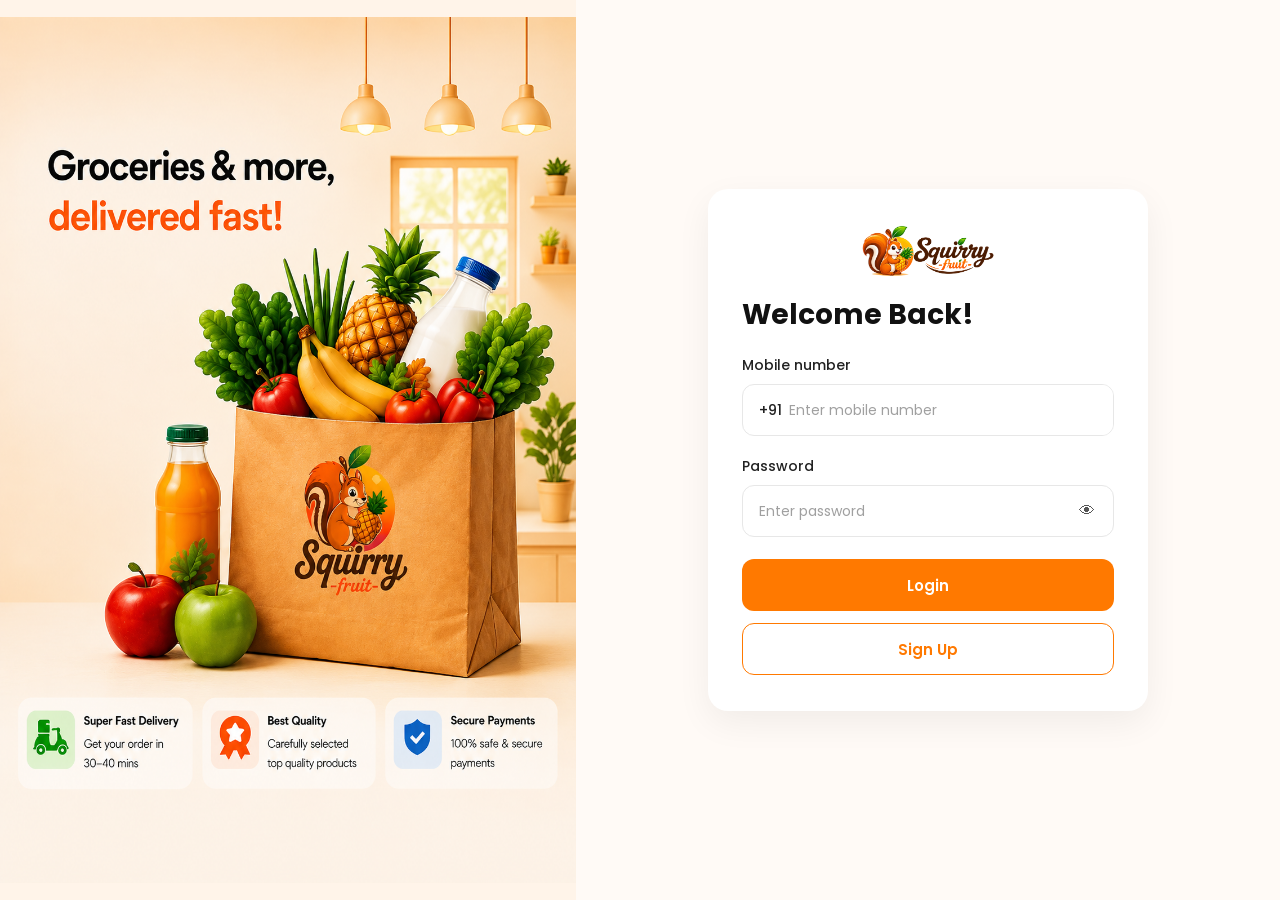
<file: index.html>
<!DOCTYPE html>
<html lang="en">
<head>
    <meta charset="UTF-8">

    <meta
        name="viewport"
        content="width=device-width, initial-scale=1.0"
    >

    <title>Squirry Food</title>

    <!-- Your existing CSS -->
   <link rel="stylesheet" href="./frontend/css/style.css">

</head>

<body>

    <script>
        if (window.matchMedia('(min-width: 768px)').matches) {
            window.location.replace('./login.html');
        }
    </script>

    <!-- =====================================
         MOBILE + TABLET WELCOME SCREEN
         Responsive across mobile, tablet, and desktop
    ====================================== -->

    <main class="welcome-page">

        <div class="design-container">

            <picture>
                <img
                    src="./frontend/assets/images/home-design.jpeg"
                    alt="Squirry Food"
                    class="design-image"
                >
            </picture>

            <!-- GET STARTED -->
            <a
                href="./login.html"
                class="get-started-btn"
            >
                <span>Get Started</span>
                <span class="arrow">→</span>
            </a>

        </div>

    </main>


    <script src="./frontend/js/app.js"></script>

</body>
</html>
</file>
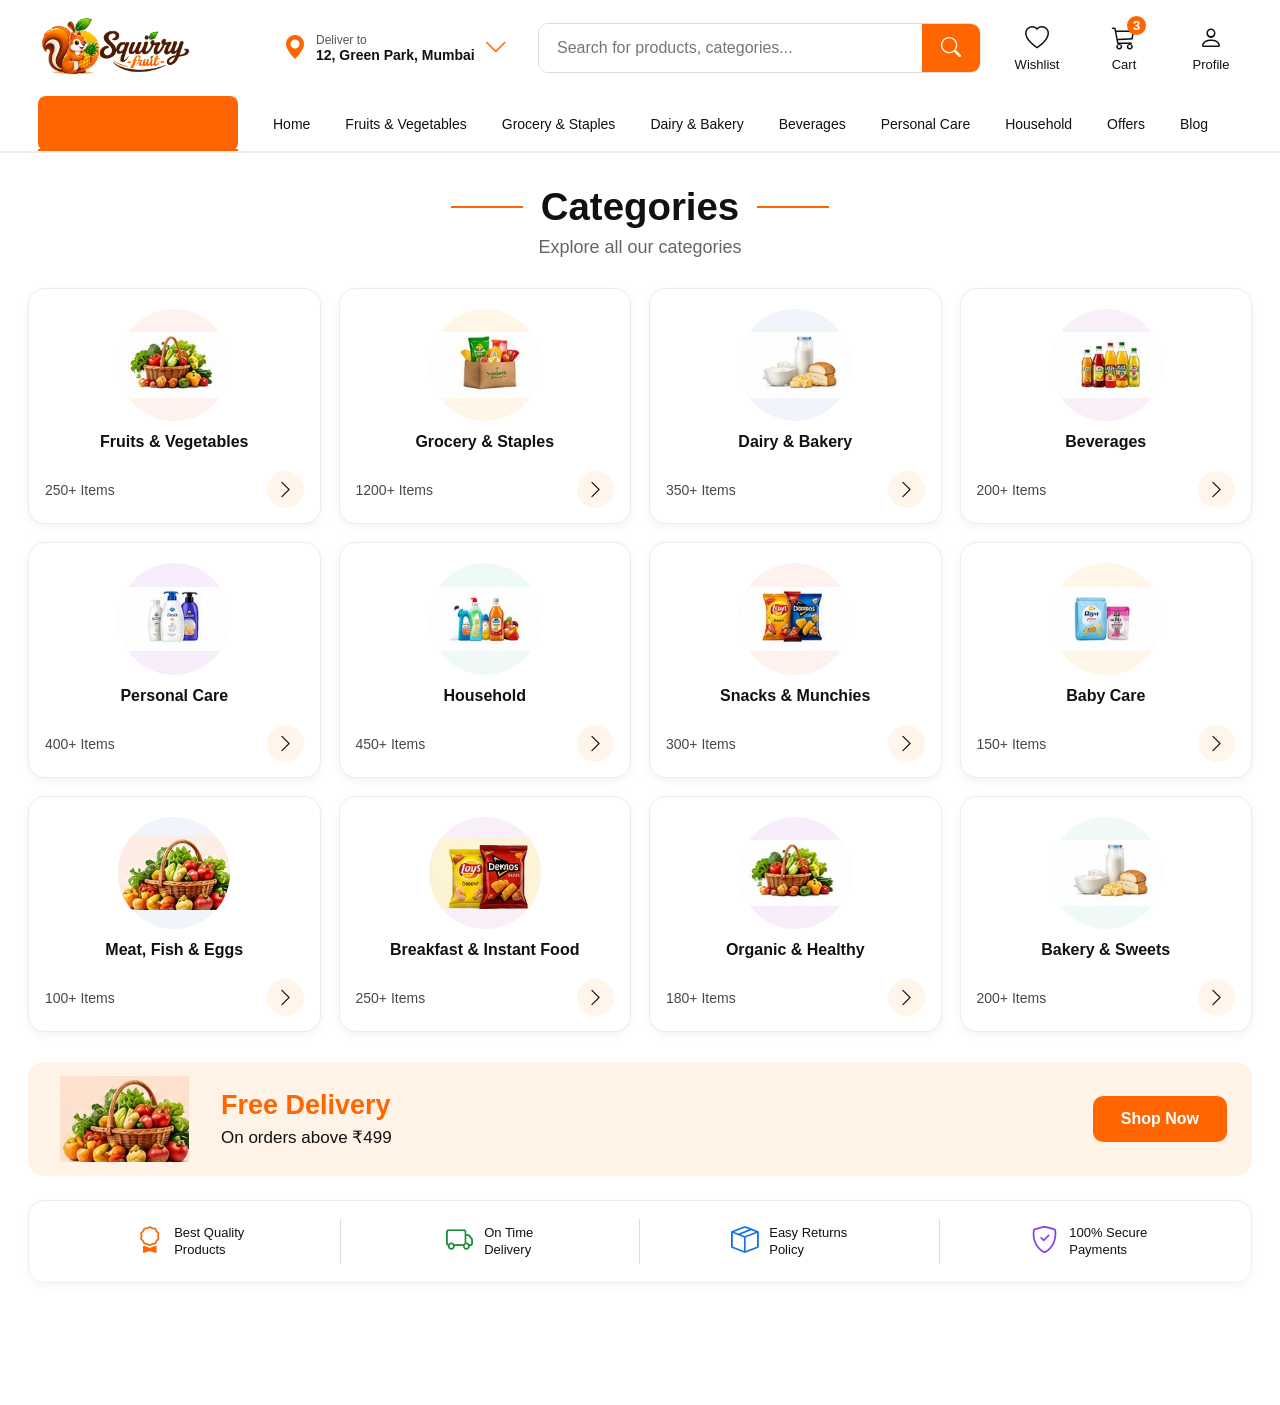
<file: categories.html>
<!DOCTYPE html>
<html lang="en">
<head>
  <meta charset="UTF-8">
  <meta name="viewport" content="width=device-width, initial-scale=1.0">
  <title>Categories - Squirry Mart</title>
  <link rel="stylesheet" href="https://cdn.jsdelivr.net/npm/bootstrap-icons@1.11.3/font/bootstrap-icons.min.css">
  <style>
    * { box-sizing: border-box; }
    body { margin: 0; padding-bottom: 82px; font-family: Arial, Helvetica, sans-serif; color: #111; background: #fff; }
    a { color: inherit; text-decoration: none; }
    .category-page { width: min(1400px, calc(100% - 56px)); margin: 32px auto 40px; }
    .page-title { display:flex; align-items:center; justify-content:center; gap:18px; margin:0 0 8px; font-size:clamp(28px, 3vw, 40px); }
    .page-title::before,.page-title::after { content:""; width:72px; height:2px; background:#ff6500; }
    .page-subtitle { margin:0 0 30px; text-align:center; color:#656565; font-size:18px; }
    .category-grid { display:grid; grid-template-columns:repeat(4, 1fr); gap:18px; }
    .category-card { min-height:205px; padding:20px 16px 15px; display:flex; flex-direction:column; border:1px solid #ececec; border-radius:17px; background:#fff; box-shadow:0 3px 10px rgba(0,0,0,.05); transition:transform .2s, box-shadow .2s; }
    .category-card:hover { transform:translateY(-3px); box-shadow:0 8px 18px rgba(0,0,0,.09); }
    .category-card img { width:112px; height:112px; margin:0 auto 12px; border-radius:50%; object-fit:contain; background:var(--wash); }
    .category-card h2 { min-height:38px; margin:0; text-align:center; font-size:16px; line-height:1.18; }
    .category-meta { margin-top:auto; display:flex; align-items:center; justify-content:space-between; color:#484848; font-size:14px; }
    .category-meta i { width:37px; height:37px; display:grid; place-items:center; border-radius:50%; color:#111; background:#fff5eb; font-size:19px; }
    .delivery-promo { min-height:114px; margin-top:30px; padding:14px 25px; display:flex; align-items:center; gap:26px; border-radius:16px; background:#fff2e6; overflow:hidden; }
    .delivery-promo img { width:142px; height:86px; object-fit:contain; mix-blend-mode:multiply; }
    .delivery-promo div { flex:1; }
    .delivery-promo h2 { margin:0 0 6px; color:#ff6500; font-size:27px; }
    .delivery-promo p { margin:0; font-size:17px; }
    .shop-now { padding:14px 28px; border-radius:10px; background:#ff6500; color:#fff; font-size:16px; font-weight:700; white-space:nowrap; }
    .benefits { margin-top:24px; padding:18px 12px; display:grid; grid-template-columns:repeat(4,1fr); border:1px solid #ececec; border-radius:16px; box-shadow:0 3px 10px rgba(0,0,0,.04); }
    .benefit { min-height:45px; padding:0 14px; display:flex; align-items:center; justify-content:center; gap:11px; border-right:1px solid #ddd; font-size:13px; line-height:1.25; }
    .benefit:last-child { border:0; }.benefit i { font-size:27px; color:var(--tone); }
    .mobile-menu, .mobile-bottom-nav { display:none; }
    @media (max-width:760px) {
      body { padding-bottom:86px; }
      #site-header .main-header { border:0; box-shadow:none; }
      #site-header .header-container { min-height:126px; padding:13px 15px 10px; display:grid; grid-template-columns:31px 108px minmax(0,1fr) 47px 42px; grid-template-rows:42px 54px; gap:9px 7px; align-items:center; }
      #site-header .mobile-menu { display:grid; grid-row:1; place-items:center; padding:0; border:0; background:transparent; font-size:29px; }
      #site-header .logo { grid-row:1; width:108px; min-width:0; height:42px; }
      #site-header .brand-logo { width:108px; height:42px; max-width:none; }
      #site-header .delivery-location { grid-row:1; display:flex; min-width:0; margin:0; gap:5px; overflow:hidden; }
      #site-header .delivery-location > i:first-child { font-size:26px; }.delivery-location > i:last-child { font-size:12px; }
      #site-header .delivery-location small { font-size:11px; }.delivery-location strong { max-width:145px; overflow:hidden; font-size:12px; text-overflow:ellipsis; }
      #site-header .header-actions { grid-row:1; grid-column:4 / 6; margin:0; gap:3px; justify-content:end; }
      #site-header .header-action { min-width:40px; gap:1px; } #site-header .header-action > i,#site-header .cart-icon > i { font-size:25px; }
      #site-header .header-action span:last-child { font-size:10px; } #site-header .header-actions .cart-action { display:flex !important; }.header-actions .header-action:last-child { display:none; }
      #site-header .cart-count { top:-7px; right:-7px; width:18px; height:18px; font-size:10px; }
      #site-header .search-box { grid-column:1 / -1; grid-row:2; order:initial; width:100%; height:54px; min-width:0; border-radius:15px; }
      #site-header .search-box input { padding:0 14px; font-size:16px; } #site-header .search-box button { width:72px; flex-basis:72px; font-size:25px; }
      #site-header .navigation { display:none; }
      .category-page { width:calc(100% - 28px); margin:27px auto 26px; }
      .page-title { gap:13px; margin-bottom:7px; font-size:28px; }.page-title::before,.page-title::after { width:58px; }
      .page-subtitle { margin-bottom:27px; font-size:17px; }
      .category-grid { grid-template-columns:repeat(3, minmax(0, 1fr)); gap:13px; }
      .category-card { min-height:219px; padding:14px 9px 11px; border-radius:14px; }
      .category-card img { width:96px; height:96px; margin-bottom:10px; }.category-card h2 { min-height:38px; font-size:14px; text-align:left; padding-left:3px; }
      .category-meta { font-size:12px; padding-left:3px; }.category-meta i { width:35px; height:35px; font-size:18px; }
      .delivery-promo { min-height:105px; margin-top:28px; padding:10px 12px; gap:9px; border-radius:14px; }.delivery-promo img { width:89px; height:78px; }.delivery-promo h2 { font-size:21px; }.delivery-promo p { font-size:14px; }.shop-now { padding:13px 16px; border-radius:9px; font-size:14px; }
      .benefits { margin-top:22px; padding:13px 3px; border-radius:14px; }.benefit { padding:0 7px; gap:6px; font-size:11px; justify-content:flex-start; }.benefit i { font-size:24px; }
      .mobile-bottom-nav { position:fixed; z-index:9; right:0; bottom:0; left:0; height:76px; padding:8px 10px 6px; display:grid; grid-template-columns:repeat(5,1fr); align-items:center; background:#fff; border-radius:20px 20px 0 0; box-shadow:0 -3px 15px rgba(0,0,0,.08); }
      .bottom-nav-item { display:flex; flex-direction:column; align-items:center; gap:4px; font-size:11px; }.bottom-nav-item i { font-size:26px; line-height:1; }.bottom-nav-item.active { color:#ff6500; font-weight:700; }
    }
    @media (max-width:380px) { #site-header .header-container { grid-template-columns:26px 91px minmax(0,1fr) 39px 38px; padding-left:10px; padding-right:10px; gap:5px; } #site-header .logo,#site-header .brand-logo { width:91px; }.delivery-location strong{max-width:106px}.category-page{width:calc(100% - 20px)}.category-grid{gap:8px}.category-card{min-height:204px;padding:11px 7px 9px}.category-card img{width:82px;height:82px}.category-card h2{font-size:12px}.category-meta{font-size:11px}.delivery-promo h2{font-size:18px}.delivery-promo p{font-size:12px}.shop-now{padding:12px 11px}.benefit{font-size:9px}.benefit i{font-size:20px} }
  </style>
</head>
<body>
  <div id="site-header"></div>
  <main class="category-page">
    <h1 class="page-title">Categories</h1>
    <p class="page-subtitle">Explore all our categories</p>
    <section class="category-grid" id="categoryGrid" aria-label="Product categories"></section>
    <section class="delivery-promo" aria-label="Free delivery offer"><img src="frontend/assets/images/offer-fruits-vegetables.jpg" alt="Delivery offer"><div><h2>Free Delivery</h2><p>On orders above ₹499</p></div><a class="shop-now" href="fruits-vegetables.html">Shop Now</a></section>
    <section class="benefits" aria-label="Shopping benefits">
      <div class="benefit" style="--tone:#ff6500"><i class="bi bi-award"></i><span>Best Quality<br>Products</span></div><div class="benefit" style="--tone:#19913b"><i class="bi bi-truck"></i><span>On Time<br>Delivery</span></div><div class="benefit" style="--tone:#1673e6"><i class="bi bi-box-seam"></i><span>Easy Returns<br>Policy</span></div><div class="benefit" style="--tone:#8b40eb"><i class="bi bi-shield-check"></i><span>100% Secure<br>Payments</span></div>
    </section>
  </main>
  <nav class="mobile-bottom-nav" aria-label="Mobile navigation"><a href="Home.html" class="bottom-nav-item"><i class="bi bi-house"></i><span>Home</span></a><a href="categories.html" class="bottom-nav-item active" aria-current="page"><i class="bi bi-grid-fill"></i><span>Categories</span></a><a href="#searchInput" class="bottom-nav-item"><i class="bi bi-search"></i><span>Search</span></a><a href="profile.html" class="bottom-nav-item"><i class="bi bi-clipboard2"></i><span>Orders</span></a><a href="profile.html" class="bottom-nav-item"><i class="bi bi-person"></i><span>Account</span></a></nav>
  <script>
    const imageRoot = 'frontend/assets/images/';
    const categories = [['Fruits & Vegetables','category-fruits-vegetables.jpg','250+'],['Grocery & Staples','category-grocery-staples.jpg','1200+'],['Dairy & Bakery','category-dairy-bakery.jpg','350+'],['Beverages','category-beverages.jpg','200+'],['Personal Care','category-personal-care.jpg','400+'],['Household','category-household-care.jpg','450+'],['Snacks & Munchies','category-snacks-munchies.jpg','300+'],['Baby Care','category-baby-care.jpg','150+'],['Meat, Fish & Eggs','offer-fruits-vegetables.jpg','100+'],['Breakfast & Instant Food','offer-snacks.jpg','250+'],['Organic & Healthy','category-fruits-vegetables.jpg','180+'],['Bakery & Sweets','category-dairy-bakery.jpg','200+']];
    document.getElementById('categoryGrid').innerHTML = categories.map(([name,image,count],index) => `<a class="category-card" href="fruits-vegetables.html" style="--wash:${['#fff1ed','#fff6e7','#f1f5fb','#f9eff9','#f8edfa','#eef9f8'][index % 6]}"><img src="${imageRoot + image}" alt="${name}"><h2>${name}</h2><span class="category-meta">${count} Items <i class="bi bi-chevron-right"></i></span></a>`).join('');
    fetch('header.html').then(response => response.text()).then(html => { document.getElementById('site-header').innerHTML = html; const header = document.querySelector('#site-header .header-container'); header.insertAdjacentHTML('afterbegin', '<button class="mobile-menu" type="button" aria-label="Open menu"><i class="bi bi-list"></i></button>'); document.querySelectorAll('#site-header .nav-container a').forEach(link => link.classList.toggle('active', link.getAttribute('href') === 'categories.html')); });
  </script>
</body>
</html>
</file>
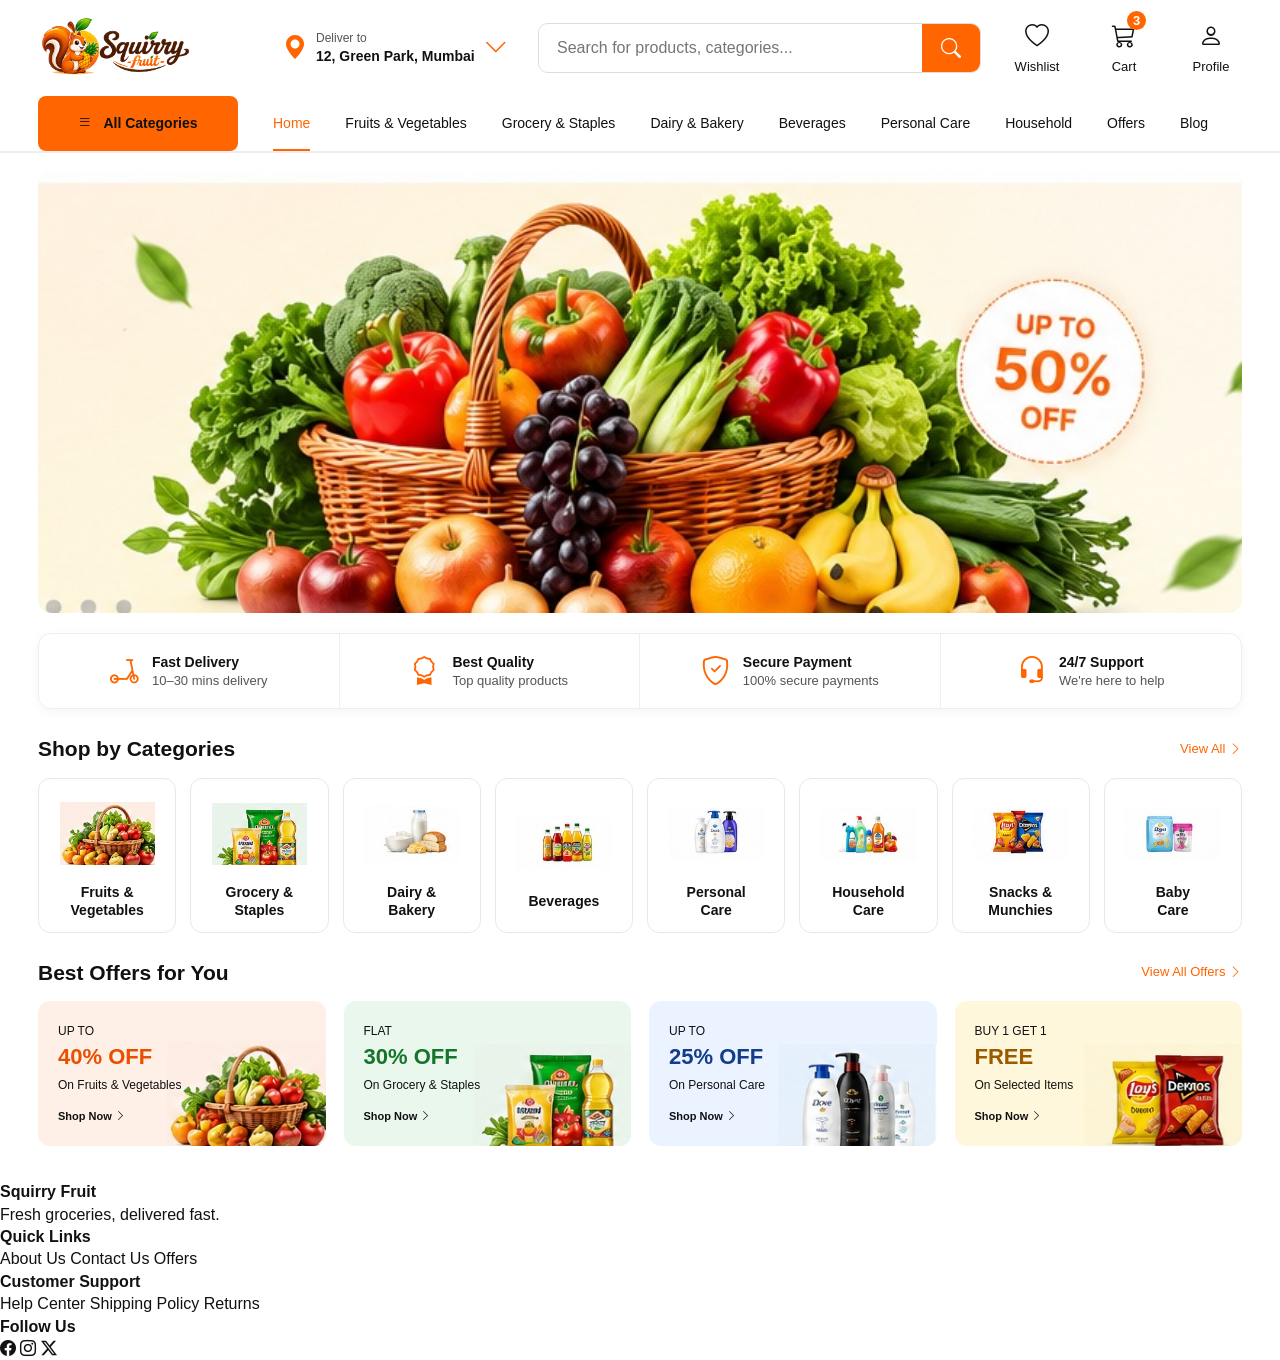
<file: Home.html>
<!DOCTYPE html>
<html lang="en">
<head>
  <meta charset="UTF-8">
  <meta name="viewport" content="width=device-width, initial-scale=1.0">

  <title>Squirry Fruit - Fresh Groceries Delivered Fast</title>

  <link rel="stylesheet"
        href="https://cdn.jsdelivr.net/npm/bootstrap-icons@1.11.3/font/bootstrap-icons.min.css">
<style>
/* ================================
   ShopEasy Home Page - FIXED CSS
   Save as: style.css
================================ */

* {
  margin: 0;
  padding: 0;
  box-sizing: border-box;
}

html {
  scroll-behavior: smooth;
}

body {
  font-family: Arial, Helvetica, sans-serif;
  color: #111;
  background: #fff;
  line-height: 1.4;
}

img {
  display: block;
  max-width: 100%;
}

a {
  color: inherit;
  text-decoration: none;
}

button,
input {
  font: inherit;
}

/* HEADER */
.main-header {
  background: #fff;
  border-bottom: 1px solid #eee;
}

.header-container {
  width: 100%;
  max-width: 1500px;
  min-height: 95px;
  margin: 0 auto;
  padding: 14px 38px;
  display: flex;
  align-items: center;
  gap: 25px;
}

.logo {
  width: 220px;
  min-width: 220px;
  height: 68px;
  display: flex;
  align-items: center;
  justify-content: flex-start;
  flex-shrink: 0;
  overflow: hidden;
}

.brand-logo {
  display: block;
  width: 100%;
  max-width: 220px;
  height: 62px;
  object-fit: contain;
  object-position: left center;
}

.delivery-location {
  min-width: 230px;
  display: flex;
  align-items: center;
  gap: 9px;
}

.delivery-location > i {
  color: #ff6500;
  font-size: 24px;
}

.delivery-location div {
  display: flex;
  flex-direction: column;
}

.delivery-location small {
  color: #555;
  font-size: 12px;
}

.delivery-location strong {
  font-size: 14px;
  white-space: nowrap;
}

.search-box {
  height: 50px;
  flex: 1;
  min-width: 220px;
  display: flex;
  border: 1px solid #ddd;
  border-radius: 10px;
  overflow: hidden;
  background: #fff;
}

.search-box input {
  width: 100%;
  min-width: 0;
  border: 0;
  outline: 0;
  padding: 0 18px;
  color: #333;
  font-size: 16px;
}

.search-box button {
  width: 58px;
  flex: 0 0 58px;
  border: 0;
  background: #ff6500;
  color: #fff;
  cursor: pointer;
  font-size: 20px;
}

.header-actions {
  display: flex;
  align-items: center;
  gap: 25px;
}

.header-action {
  min-width: 62px;
  display: flex;
  flex-direction: column;
  align-items: center;
  gap: 4px;
}

.header-action > i,
.cart-icon > i {
  font-size: 24px;
}

.header-action span:last-child {
  font-size: 13px;
  white-space: nowrap;
}

.cart-icon {
  position: relative;
}

.cart-count {
  position: absolute;
  top: -9px;
  right: -10px;
  width: 19px;
  height: 19px;
  border-radius: 50%;
  background: #ff6500;
  color: #fff;
  display: flex;
  justify-content: center;
  align-items: center;
  font-size: 10px;
  font-weight: 700;
}

/* NAVIGATION */
.navigation {
  border-bottom: 1px solid #eee;
  background: #fff;
}

.nav-container {
  width: 100%;
  max-width: 1500px;
  min-height: 55px;
  margin: 0 auto;
  padding: 0 38px;
  display: flex;
  align-items: center;
  gap: 35px;
}

.nav-container a {
  height: 55px;
  display: flex;
  align-items: center;
  position: relative;
  white-space: nowrap;
  font-size: 14px;
}

.nav-container a:hover,
.nav-container a.active {
  color: #ff6500;
}

.nav-container a.active::after {
  content: "";
  position: absolute;
  bottom: 0;
  left: 0;
  right: 0;
  height: 2px;
  background: #ff6500;
}

.all-categories {
  min-width: 200px;
  height: 45px;
  border: 0;
  border-radius: 8px;
  background: #ff6500;
  color: #fff;
  display: flex;
  align-items: center;
  justify-content: center;
  gap: 11px;
  cursor: pointer;
  font-weight: 600;
}

/* HERO */
.hero-section {
  width: calc(100% - 76px);
  max-width: 1450px;
  min-height: 315px;
  margin: 18px auto;
  overflow: hidden;
  border-radius: 14px;
  background: linear-gradient(100deg, #fff3e7, #fffaf0);
}

.hero-content {
  min-height: 315px;
  display: flex;
  align-items: center;
}

.hero-text {
  width: 43%;
  padding-left: 7.5%;
  position: relative;
  z-index: 2;
}

.hero-label {
  display: inline-block;
  margin-bottom: 13px;
  padding: 6px 12px;
  border-radius: 18px;
  background: #ffe7d3;
  color: #ff6500;
  font-size: 12px;
  font-weight: 600;
}

.hero-text h1 {
  margin-bottom: 12px;
  font-size: 42px;
  line-height: 1.13;
}

.hero-text h1 span {
  color: #ff6500;
}

.hero-text p {
  margin-bottom: 19px;
  color: #333;
  font-size: 16px;
}

.primary-btn {
  min-width: 168px;
  height: 45px;
  padding: 0 20px;
  border-radius: 8px;
  background: #ff6500;
  color: #fff;
  display: inline-flex;
  align-items: center;
  justify-content: center;
  gap: 12px;
  font-size: 15px;
  font-weight: 600;
}

.hero-image {
  width: 57%;
  height: 315px;
  position: relative;
  display: flex;
  justify-content: center;
  align-items: center;
}

.hero-image img {
  width: 100%;
  height: 315px;
  object-fit: contain;
}

.discount-badge {
  width: 105px;
  height: 105px;
  position: absolute;
  top: 60px;
  right: 55px;
  border: 1.5px dashed #ff6500;
  border-radius: 50%;
  background: #fff;
  color: #ff6500;
  display: flex;
  flex-direction: column;
  align-items: center;
  justify-content: center;
  text-align: center;
}

.discount-badge small {
  font-size: 11px;
  font-weight: 700;
}

.discount-badge strong {
  font-size: 28px;
  line-height: 1;
}

.discount-badge span {
  font-size: 13px;
  font-weight: 700;
}
/* BENEFITS */
.benefits-section {
  width: calc(100% - 76px);
  max-width: 1450px;
  min-height: 76px;
  margin: 0 auto 20px;
  border: 1px solid #eee;
  border-radius: 13px;
  box-shadow: 0 3px 12px rgba(0, 0, 0, .04);
  display: grid;
  grid-template-columns: repeat(4, 1fr);
}

.benefit {
  display: flex;
  align-items: center;
  justify-content: center;
  gap: 13px;
  border-right: 1px solid #eee;
}

.benefit:last-child {
  border-right: 0;
}

.benefit > i {
  color: #ff6500;
  font-size: 29px;
}

.benefit div {
  display: flex;
  flex-direction: column;
}

.benefit strong {
  font-size: 14px;
}

.benefit span {
  color: #555;
  font-size: 13px;
}

/* CONTENT */
.content-section {
  width: calc(100% - 76px);
  max-width: 1400px;
  margin: 25px auto 0;
}

.section-heading {
  margin-bottom: 14px;
  display: flex;
  align-items: center;
  justify-content: space-between;
}

.section-heading h2 {
  font-size: 21px;
}

.section-heading a {
  color: #ff6500;
  font-size: 13px;
}

/* TRENDING QUICK ACTIONS */
.trending-section {
  width: calc(100% - 76px);
  max-width: 1400px;
  margin: 25px auto 0;
}

.quick-actions {
  display: grid;
  grid-template-columns: repeat(4, minmax(110px, 1fr));
  gap: 18px;
  max-width: 560px;
}

.quick-action {
  border: 0;
  background: transparent;
  color: #171717;
  display: grid;
  justify-items: center;
  gap: 8px;
  cursor: pointer;
  font-size: 14px;
  font-weight: 600;
}

.quick-action i {
  width: 64px;
  height: 64px;
  border: 1px solid currentColor;
  border-radius: 16px;
  display: grid;
  place-items: center;
  font-size: 28px;
}

.quick-action:nth-child(1) { color: #7867ff; background: #f6f4ff; }
.quick-action:nth-child(2) { color: #20a653; background: #f0fbf4; }
.quick-action:nth-child(3) { color: #f14285; background: #fff3f8; }
.quick-action:nth-child(4) { color: #ff7a2f; background: #fff6ef; }

.quick-action span { color: #171717; }

/* CATEGORIES */
.categories-grid {
  display: grid;
  grid-template-columns: repeat(8, 1fr);
  gap: 14px;
}

.category-card {
  min-height: 155px;
  padding: 10px;
  border: 1px solid #e8e8e8;
  border-radius: 12px;
  background: #fff;
  display: flex;
  flex-direction: column;
  align-items: center;
  justify-content: center;
  transition: .2s;
}

.category-card:hover {
  transform: translateY(-3px);
  border-color: #ffc6a1;
  box-shadow: 0 6px 16px rgba(0, 0, 0, .07);
}

.category-card img {
  width: 95px;
  height: 85px;
  margin-bottom: 8px;
  object-fit: contain;
}

.category-card h3 {
  text-align: center;
  font-size: 14px;
  line-height: 1.25;
}

/* OFFERS */
.offers-section {
  margin-top: 25px;
  padding-bottom: 35px;
}

.offers-grid {
  display: grid;
  grid-template-columns: repeat(4, 1fr);
  gap: 18px;
}

.offer-card {
  min-height: 145px;
  padding: 15px 20px;
  position: relative;
  overflow: hidden;
  border-radius: 12px;
  display: flex;
  align-items: center;
}

.offer-content {
  width: 58%;
  position: relative;
  z-index: 2;
}

.offer-content small,
.offer-content strong,
.offer-content span,
.offer-content b {
  display: block;
}

.offer-content small {
  font-size: 12px;
}

.offer-content strong {
  margin: 2px 0 4px;
  font-size: 22px;
}

.offer-content span {
  font-size: 12px;
}

.offer-content b {
  margin-top: 15px;
  font-size: 11px;
}

.offer-card img {
  width: 55%;
  height: 100%;
  position: absolute;
  right: 0;
  bottom: 0;
  object-fit: contain;
  object-position: right bottom;
}

.offer-one { background: #fff0e7; }
.offer-one strong { color: #e84f00; }

.offer-two { background: #eaf7ec; }
.offer-two strong { color: #15752c; }

.offer-three { background: #eaf3ff; }
.offer-three strong { color: #143d89; }

.offer-four { background: #fff7dc; }
.offer-four strong { color: #9a5a00; }

/* TABLET */
@media (max-width: 1199px) {
  .header-container,
  .nav-container {
    padding-left: 24px;
    padding-right: 24px;
  }

  .header-container {
    gap: 15px;
  }

  
  .logo {
    width: 180px;
    min-width: 180px;
    height: 60px;
  }

  .brand-logo {
    max-width: 180px;
    height: 55px;
  }

  .delivery-location {
    min-width: 180px;
  
}

  .header-actions {
    gap: 12px;
  }

  .nav-container {
    gap: 20px;
    overflow-x: auto;
  }

  .nav-container::-webkit-scrollbar {
    display: none;
  }

  .hero-section,
  .benefits-section,
  .content-section,
  .trending-section {
    width: calc(100% - 48px);
  }

  .hero-text {
    padding-left: 45px;
  }

  .hero-text h1 {
    font-size: 35px;
  }

  .categories-grid {
    grid-template-columns: repeat(4, 1fr);
  }

  .offers-grid {
    grid-template-columns: repeat(2, 1fr);
  }
}

/* TABLET */
@media (max-width: 900px) {
  .header-container {
    flex-wrap: wrap;
  }

  .delivery-location {
    margin-left: auto;
  }

  .search-box {
    order: 3;
    flex-basis: 100%;
  }

  .hero-content {
    min-height: 285px;
  }

  .hero-text {
    width: 48%;
    padding-left: 35px;
  }

  .hero-text h1 {
    font-size: 30px;
  }

  .hero-image {
    width: 52%;
    height: 285px;
  }

  .hero-image img {
    height: 285px;
  }

  .discount-badge {
    width: 85px;
    height: 85px;
    top: 40px;
    right: 20px;
  }

  .discount-badge strong {
    font-size: 23px;
  }

  .benefit {
    gap: 8px;
  }

  .benefit > i {
    font-size: 24px;
  }

  .benefit strong {
    font-size: 12px;
  }

  .benefit span {
    font-size: 10px;
  }
}

/* MOBILE */
@media (max-width: 767px) {
  .header-container {
    padding: 12px 15px;
  }

  .logo {
    width: 138px;
    min-width: 138px;
    height: 50px;
  }

  .brand-logo {
    max-width: 138px;
    height: 45px;
  }

  .delivery-location {
    display: none;
  }

  .header-actions {
    margin-left: auto;
    gap: 4px;
  }

  .header-action {
    min-width: 40px;
  }

  .header-action > i,
  .cart-icon > i {
    font-size: 20px;
  }

  .header-action span:last-child {
    font-size: 8px;
  }

  .search-box {
    height: 44px;
  }

  .search-box input {
    font-size: 13px;
  }

  .search-box button {
    width: 48px;
    flex-basis: 48px;
  }

  .nav-container {
    padding: 0 15px;
    gap: 20px;
    overflow-x: auto;
  }

  .nav-container a {
    height: 48px;
    font-size: 11px;
  }

  .all-categories {
    min-width: 140px;
    height: 40px;
    font-size: 12px;
  }

  .hero-section {
    width: calc(100% - 30px);
    margin-top: 12px;
    border-radius: 12px;
  }

  .hero-content {
    min-height: 355px;
    flex-direction: column;
  }

  .hero-text {
    width: 100%;
    padding: 23px 20px 0;
  }

  .hero-text h1 {
    font-size: 27px;
  }

  .hero-text p {
    font-size: 13px;
  }

  .hero-image {
    width: 100%;
    height: 175px;
  }

  .hero-image img {
    width: 92%;
    height: 175px;
  }

  .discount-badge {
    width: 67px;
    height: 67px;
    top: 15px;
    right: 10px;
  }

  .discount-badge strong {
    font-size: 18px;
  }

  .discount-badge small {
    font-size: 8px;
  }

  .discount-badge span {
    font-size: 10px;
  }

  .benefits-section {
    width: calc(100% - 30px);
    grid-template-columns: repeat(2, 1fr);
    margin-bottom: 20px;
  }

  .benefit {
    min-height: 68px;
    padding: 9px;
    justify-content: flex-start;
  }

  .benefit:nth-child(2) {
    border-right: 0;
  }

  .benefit:nth-child(-n+2) {
    border-bottom: 1px solid #eee;
  }

  .content-section {
    width: calc(100% - 30px);
  }

  .section-heading h2 {
    font-size: 18px;
  }

  .categories-grid {
    grid-template-columns: repeat(2, 1fr);
    gap: 10px;
  }

  .category-card {
    min-height: 140px;
  }

  .category-card img {
    width: 80px;
    height: 75px;
  }

  .category-card h3 {
    font-size: 13px;
  }

  .offers-grid {
    grid-template-columns: 1fr;
    gap: 12px;
  }

  .offer-card {
    min-height: 130px;
  }
}

/* SMALL MOBILE */
@media (max-width: 480px) {
  .logo {
    width: 112px;
    min-width: 112px;
    height: 44px;
  }

  .brand-logo {
    max-width: 112px;
    height: 40px;
  }

  .header-action {
    min-width: 35px;
  }

  .header-action > i,
  .cart-icon > i {
    font-size: 18px;
  }

  .hero-text h1 {
    font-size: 24px;
  }

  .hero-content {
    min-height: 340px;
  }

  .hero-image,
  .hero-image img {
    height: 165px;
  }

  .category-card {
    min-height: 130px;
  }

  .category-card img {
    width: 70px;
    height: 65px;
  }

  .offer-content strong {
    font-size: 19px;
  }
}
  
@media (max-width: 900px) {
  .logo {
    width: 160px;
    min-width: 160px;
    height: 55px;
  }

  .brand-logo {
    max-width: 160px;
    height: 50px;
  }
}


/* =========================================
   FINAL LAYOUT FIX
========================================= */

.hero-section {
  position: relative;
}

.hero-image {
  overflow: hidden;
}

.hero-image img {
  display: block;
  width: 100%;
  height: 100%;
  object-fit: contain;
  object-position: center;
}

/* Slider indicators removed */
.slider-dots,
.hero-dots,
.slider-dot,
.hero-dot,
.dot,
.carousel-indicators {
  display: none !important;
}

/* Category alignment */
.categories-grid {
  align-items: stretch;
}

.category-card {
  position: relative;
  overflow: hidden;
}

.category-card img {
  display: block;
  margin-left: auto;
  margin-right: auto;
  object-fit: contain;
}

/* Prevent any old slider artifacts over category cards */
.category-card .slider-dots,
.category-card .dot {
  display: none !important;
}


/* =========================================================
   FINAL HERO CLEAN FIX
   - Removes separate hero text/button
   - Uses the banner image as the full hero
   - Removes duplicate 50% badge
   - Removes slider dots
========================================================= */

.hero-section {
  width: calc(100% - 76px);
  max-width: 1450px;
  min-height: 0;
  margin: 18px auto 20px;
  border-radius: 14px;
  overflow: hidden;
  background: #fff7ef;
}

.hero-content {
  width: 100%;
  min-height: 0;
  display: block;
}

.hero-text,
.discount-badge,
.slider-dots,
.hero-dots,
.slider-dot,
.hero-dot,
.dot,
.carousel-indicators {
  display: none !important;
}

.hero-image {
  width: 100% !important;
  height: auto !important;
  min-height: 0 !important;
  display: block !important;
  overflow: hidden;
  position: relative;
}

.hero-image img {
  width: 100% !important;
  height: auto !important;
  max-height: none !important;
  display: block;
  object-fit: cover !important;
  object-position: center !important;
  border-radius: 14px;
}

/* Small laptop */
@media (max-width: 1199px) {
  .hero-section {
    width: calc(100% - 48px);
  }
}

/* Mobile */
@media (max-width: 767px) {
  .hero-section {
    width: calc(100% - 30px);
    margin-top: 12px;
    border-radius: 12px;
  }

  .hero-image,
  .hero-image img {
    width: 100% !important;
    height: auto !important;
  }
}

/* Small mobile */
@media (max-width: 480px) {
  .hero-section {
    width: calc(100% - 20px);
  }
}


/* =========================================================
   MOBILE + TABLET BOTTOM NAVIGATION
   Visible: 320px - 1024px
   Hidden: 1025px+
========================================================= */

.mobile-bottom-nav {
  display: none;
}

@media screen and (max-width: 1024px) {
  body {
    padding-bottom: 78px;
  }

  .mobile-bottom-nav {
    position: fixed;
    left: 0;
    right: 0;
    bottom: 0;
    width: 100%;
    height: 72px;
    display: flex;
    align-items: center;
    justify-content: space-around;
    background: #ffffff;
    border-top: 1px solid #e7e7e7;
    box-shadow: 0 -2px 10px rgba(0, 0, 0, 0.06);
    z-index: 99999;
  }

  .mobile-bottom-nav .bottom-nav-item {
    position: relative;
    width: 20%;
    height: 100%;
    display: flex;
    flex-direction: column;
    align-items: center;
    justify-content: center;
    gap: 5px;
    color: #333333;
    text-decoration: none;
    font-size: 13px;
    font-weight: 500;
  }

  .mobile-bottom-nav .bottom-nav-item.active {
    color: #ff6500;
    font-weight: 700;
  }

  .mobile-bottom-nav .bottom-nav-icon {
    position: relative;
    width: 25px;
    height: 25px;
    display: flex;
    align-items: center;
    justify-content: center;
  }

  .mobile-bottom-nav .bottom-nav-icon svg {
    width: 24px;
    height: 24px;
    fill: none;
    stroke: currentColor;
    stroke-width: 2;
    stroke-linecap: round;
    stroke-linejoin: round;
  }

  .mobile-bottom-nav .bottom-cart-badge {
    position: absolute;
    top: -8px;
    right: -10px;
    min-width: 18px;
    height: 18px;
    padding: 0 4px;
    display: flex;
    align-items: center;
    justify-content: center;
    border-radius: 999px;
    background: #ef3b4f;
    color: #ffffff;
    border: 2px solid #ffffff;
    font-size: 10px;
    font-weight: 700;
    line-height: 1;
  }
}

@media screen and (max-width: 767px) {
  body {
    padding-bottom: 72px;
  }

  .mobile-bottom-nav {
    height: 68px;
  }

  .mobile-bottom-nav .bottom-nav-item {
    gap: 4px;
    font-size: 12px;
  }

  .mobile-bottom-nav .bottom-nav-icon,
  .mobile-bottom-nav .bottom-nav-icon svg {
    width: 23px;
    height: 23px;
  }
}

@media screen and (max-width: 374px) {
  body {
    padding-bottom: 68px;
  }

  .mobile-bottom-nav {
    height: 64px;
  }

  .mobile-bottom-nav .bottom-nav-item {
    font-size: 11px;
  }

  .mobile-bottom-nav .bottom-nav-icon,
  .mobile-bottom-nav .bottom-nav-icon svg {
    width: 21px;
    height: 21px;
  }
}

@media screen and (min-width: 768px) and (max-width: 1024px) {
  .mobile-bottom-nav {
    height: 76px;
    padding-left: 8%;
    padding-right: 8%;
  }

  .mobile-bottom-nav .bottom-nav-item {
    max-width: 130px;
    font-size: 13px;
  }

  .mobile-bottom-nav .bottom-nav-icon,
  .mobile-bottom-nav .bottom-nav-icon svg {
    width: 25px;
    height: 25px;
  }
}

@media screen and (min-width: 1025px) {
  body {
    padding-bottom: 0;
  }

  .mobile-bottom-nav {
    display: none !important;
  }
}


/* =========================================================
   FINAL BOTTOM NAV BREAKPOINT
   Visible: 320px - 760px
   Hidden: 761px+
========================================================= */

@media screen and (max-width: 760px) {
  body {
    padding-bottom: 72px;
  }

  .mobile-bottom-nav {
    display: flex !important;
  }
}

@media screen and (min-width: 761px) {
  body {
    padding-bottom: 0 !important;
  }

  .mobile-bottom-nav {
    display: none !important;
  }
}


/* =========================================================
   FINAL MOBILE HEADER RULE
   320px - 760px:
   Keep Logo + Wishlist + Search
   Hide Cart + Login / Sign Up
========================================================= */
@media screen and (min-width: 320px) and (max-width: 760px) {

  .header-actions {
    display: flex !important;
    margin-left: auto;
    gap: 4px;
  }

  /* Keep Wishlist */
  .header-actions .header-action:first-child {
    display: flex !important;
  }

  /* Hide top Cart */
  .header-actions .cart-action {
    display: none !important;
  }

  /* Hide Login / Sign Up */
  .header-actions .header-action:nth-child(3) {
    display: none !important;
  }

  /* Search bar stays on its own full row */
  .search-box {
    order: 3;
    flex: 0 0 100%;
    width: 100%;
    min-width: 0;
  }
}

/* =========================================================
   MOBILE + TABLET HOME EXPERIENCE
   These rules are intentionally limited to 1024px and below.
========================================================= */
@media screen and (max-width: 1024px) {
  body {
    padding-bottom: 82px !important;
    background: #fff;
  }

  .mobile-bottom-nav {
    display: flex !important;
  }

  #site-header .header-container {
    width: calc(100% - 32px) !important;
    min-height: auto;
    padding: 12px 0 !important;
    gap: 12px;
    flex-wrap: wrap;
  }

  #site-header .logo {
    width: 142px !important;
    min-width: 142px !important;
    height: 48px !important;
  }

  #site-header .brand-logo {
    max-width: 142px !important;
    height: 44px !important;
  }

  #site-header .delivery-location {
    order: 3;
    width: 100%;
    min-width: 0;
    margin: 0;
    padding: 3px 0 1px;
  }

  #site-header .delivery-location > i {
    font-size: 21px;
  }

  #site-header .header-actions {
    margin-left: auto;
    gap: 6px;
  }

  #site-header .header-action {
    min-width: 38px;
  }

  #site-header .header-action > i,
  #site-header .cart-icon > i {
    font-size: 23px;
  }

  #site-header .header-action span:last-child {
    display: none;
  }

  #site-header .search-box {
    order: 4;
    flex: 0 0 100%;
    width: 100%;
    min-width: 0;
    height: 48px;
    border-radius: 10px;
  }

  #site-header .navigation {
    border: 0;
  }

  #site-header .nav-container {
    width: calc(100% - 32px) !important;
    min-height: auto;
    padding: 8px 0 0 !important;
    overflow: visible;
  }

  #site-header .nav-container a:not(.all-categories) {
    display: none;
  }

  #site-header .all-categories {
    width: 100%;
    height: 46px;
    border-radius: 9px;
  }

  .hero-section,
  .benefits-section,
  .content-section,
  .trending-section {
    width: calc(100% - 32px) !important;
  }

  .hero-section {
    margin: 18px auto;
    border-radius: 14px;
  }

  .hero-image img {
    min-height: 190px;
    object-fit: cover !important;
  }

  .benefits-section {
    margin-bottom: 25px;
    grid-template-columns: repeat(4, 1fr);
    border: 0;
    box-shadow: none;
  }

  .benefit {
    min-height: 82px;
    padding: 8px 4px;
    flex-direction: column;
    gap: 5px;
    text-align: center;
    border: 0 !important;
  }

  .benefit > i {
    width: 46px;
    height: 46px;
    border-radius: 14px;
    background: #fff4ed;
    display: grid;
    place-items: center;
    font-size: 22px;
  }

  .benefit strong { font-size: 12px; }
  .benefit span { display: none; }

  .trending-section { margin-top: 24px; }
  .quick-actions { max-width: 100%; }

  .content-section { margin-top: 24px; }
  .section-heading h2 { font-size: 20px; }

  .categories-grid {
    grid-template-columns: repeat(3, 1fr);
    gap: 12px;
  }

  .category-card {
    min-height: 146px;
    padding: 8px;
    border: 0;
    background: transparent;
    justify-content: flex-start;
  }

  .category-card img {
    width: 100%;
    height: 100px;
    margin-bottom: 8px;
    border-radius: 10px;
    background: #f7f6f1;
    object-fit: contain;
  }

  .category-card h3 { font-size: 13px; }

  .offers-section {
    padding-bottom: 0;
  }

  .offers-grid {
    grid-template-columns: 1fr;
  }

  .offer-card:not(:first-child) { display: none; }

  .offer-card {
    min-height: 170px;
    border-radius: 13px;
  }

  .offer-content strong { font-size: 25px; }
}

@media screen and (max-width: 600px) {
  #site-header .header-container,
  #site-header .nav-container,
  .hero-section,
  .benefits-section,
  .content-section,
  .trending-section {
    width: calc(100% - 24px) !important;
  }

  #site-header .header-actions .header-action:nth-child(3) {
    display: none;
  }

  .hero-image img { min-height: 202px; }
  .benefits-section { grid-template-columns: repeat(4, 1fr); }
  .benefit strong { font-size: 10px; }
  .quick-actions { gap: 9px; }
  .quick-action { gap: 5px; font-size: 11px; }
  .quick-action i { width: 54px; height: 54px; border-radius: 13px; font-size: 23px; }
  .categories-grid { gap: 8px; }
  .category-card { min-height: 135px; }
  .category-card img { height: 89px; }
  .category-card h3 { font-size: 12px; }
}

/* Bottom navigation is hidden on mobile; the top All Categories control remains available. */
@media screen and (min-width: 320px) and (max-width: 760px) {
  body { padding-bottom: 0 !important; }
  .mobile-bottom-nav { display: none !important; }
  #site-header .all-categories { display: none !important; }
  #site-header .nav-container { display: none !important; }
}

@media screen and (min-width: 761px) {
  body { padding-bottom: 0 !important; }
  .mobile-bottom-nav { display: none !important; }
}

</style>
</head>

<body>

  <!-- ================= HEADER ================= -->
    <!-- HEADER LOADED FROM header.html -->
  <div id="site-header"></div>



  <main>


    <!-- ================= HERO ================= -->
    <section class="hero-section">

      <div class="hero-content">

        <div class="hero-image">

          <img
            src="frontend/assets/images/hero-groceries.jpg"
            alt="Fresh groceries"
          >
</div>

      </div>
</section>


    <!-- ================= BENEFITS ================= -->
    <section class="benefits-section">

      <div class="benefit">

        <i class="bi bi-scooter"></i>

        <div>
          <strong>Fast Delivery</strong>
          <span>10–30 mins delivery</span>
        </div>

      </div>


      <div class="benefit">

        <i class="bi bi-award"></i>

        <div>
          <strong>Best Quality</strong>
          <span>Top quality products</span>
        </div>

      </div>


      <div class="benefit">

        <i class="bi bi-shield-check"></i>

        <div>
          <strong>Secure Payment</strong>
          <span>100% secure payments</span>
        </div>

      </div>


      <div class="benefit">

        <i class="bi bi-headset"></i>

        <div>
          <strong>24/7 Support</strong>
          <span>We're here to help</span>
        </div>

      </div>

    </section>


    <!-- ================= CATEGORIES ================= -->
    <section class="content-section">

      <div class="section-heading">

        <h2>Shop by Categories</h2>

        <a href="#">
          View All
          <i class="bi bi-chevron-right"></i>
        </a>

      </div>


      <div class="categories-grid">


        <a href="fruits-vegetables.html" class="category-card">

          <img
            src="frontend/assets/images/offer-fruits-vegetables.jpg"
            alt="Fruits & Vegetables"
          >

          <h3>Fruits &<br>Vegetables</h3>

        </a>


        <a href="#" class="category-card">

          <img
            src="frontend/assets/images/offer-grocery-staples.jpg"
            alt="Grocery & Staples"
          >

          <h3>Grocery &<br>Staples</h3>

        </a>


        <a href="#" class="category-card">

          <img
            src="frontend/assets/images/category-dairy-bakery.jpg"
            alt="Dairy & Bakery"
          >

          <h3>Dairy &<br>Bakery</h3>

        </a>


        <a href="#" class="category-card">

          <img
            src="frontend/assets/images/category-beverages.jpg"
            alt="Beverages"
          >

          <h3>Beverages</h3>

        </a>


        <a href="#" class="category-card">

          <img
            src="frontend/assets/images/category-personal-care.jpg"
            alt="Personal Care"
          >

          <h3>Personal<br>Care</h3>

        </a>


        <a href="#" class="category-card">

          <img
            src="frontend/assets/images/category-household-care.jpg"
            alt="Household"
          >

          <h3>Household<br>Care</h3>

        </a>


        <a href="#" class="category-card">

          <img
            src="frontend/assets/images/category-snacks-munchies.jpg"
            alt="Snacks & Munchies"
          >

          <h3>Snacks &<br>Munchies</h3>

        </a>


        <a href="#" class="category-card">

          <img
            src="frontend/assets/images/category-baby-care.jpg"
            alt="Baby Care"
          >

          <h3>Baby<br>Care</h3>

        </a>

      </div>

    </section>


    <!-- ================= OFFERS ================= -->
    <section class="content-section offers-section">

      <div class="section-heading">

        <h2>Best Offers for You</h2>

        <a href="#">
          View All Offers
          <i class="bi bi-chevron-right"></i>
        </a>

      </div>


      <div class="offers-grid">


        <!-- Offer 1 -->
        <a href="#" class="offer-card offer-one">

          <div class="offer-content">

            <small>UP TO</small>

            <strong>40% OFF</strong>

            <span>On Fruits & Vegetables</span>

            <b>
              Shop Now
              <i class="bi bi-chevron-right"></i>
            </b>

          </div>

          <img
            src="frontend/assets/images/offer-fruits-vegetables.jpg"
            alt="Fruits offer"
          >

        </a>


        <!-- Offer 2 -->
        <a href="#" class="offer-card offer-two">

          <div class="offer-content">

            <small>FLAT</small>

            <strong>30% OFF</strong>

            <span>On Grocery & Staples</span>

            <b>
              Shop Now
              <i class="bi bi-chevron-right"></i>
            </b>

          </div>

          <img
            src="frontend/assets/images/offer-grocery-staples.jpg"
            alt="Grocery offer"
          >

        </a>


        <!-- Offer 3 -->
        <a href="#" class="offer-card offer-three">

          <div class="offer-content">

            <small>UP TO</small>

            <strong>25% OFF</strong>

            <span>On Personal Care</span>

            <b>
              Shop Now
              <i class="bi bi-chevron-right"></i>
            </b>

          </div>

          <img
            src="frontend/assets/images/offer-personal-care.jpg"
            alt="Personal care offer"
          >

        </a>


        <!-- Offer 4 -->
        <a href="#" class="offer-card offer-four">

          <div class="offer-content">

            <small>BUY 1 GET 1</small>

            <strong>FREE</strong>

            <span>On Selected Items</span>

            <b>
              Shop Now
              <i class="bi bi-chevron-right"></i>
            </b>

          </div>

          <img
            src="frontend/assets/images/offer-snacks.jpg"
            alt="Buy one get one offer"
          >

        </a>

      </div>

    </section>


  </main>


  <!-- ================= FOOTER ================= -->
  <footer class="footer">

    <div class="footer-container">

      <div>
        <strong>Squirry Fruit</strong>
        <p>Fresh groceries, delivered fast.</p>
      </div>

      <div>
        <h4>Quick Links</h4>
        <a href="#">About Us</a>
        <a href="#">Contact Us</a>
        <a href="#">Offers</a>
      </div>

      <div>
        <h4>Customer Support</h4>
        <a href="#">Help Center</a>
        <a href="#">Shipping Policy</a>
        <a href="#">Returns</a>
      </div>

      <div>
        <h4>Follow Us</h4>

        <div class="social-icons">
          <a href="#"><i class="bi bi-facebook"></i></a>
          <a href="#"><i class="bi bi-instagram"></i></a>
          <a href="#"><i class="bi bi-twitter-x"></i></a>
        </div>

      </div>

    </div>

  </footer>



  <script>
    fetch('header.html')
      .then(function (response) {
        if (!response.ok) {
          throw new Error('Unable to load header.html');
        }
        return response.text();
      })
      .then(function (html) {
        document.getElementById('site-header').innerHTML = html;

        // Highlight Home in the shared header
        document.querySelectorAll('#site-header .nav-container a').forEach(function (link) {
          link.classList.remove('active');
          if (link.getAttribute('href') === 'Home.html') {
            link.classList.add('active');
          }
        });
      })
      .catch(function (error) {
        console.error(error);
      });
  </script>

  <script src="frontend/js/Home.js"></script>


  <!-- =====================================================
       MOBILE + TABLET BOTTOM NAVIGATION
       Visible up to 1024px only
  ====================================================== -->
  <nav class="mobile-bottom-nav" aria-label="Mobile navigation">

    <a href="Home.html" class="bottom-nav-item active" aria-current="page">
      <span class="bottom-nav-icon">
        <svg viewBox="0 0 24 24" aria-hidden="true">
          <path d="M3 10.5L12 3l9 7.5"></path>
          <path d="M5 9.5V21h5v-6h4v6h5V9.5"></path>
        </svg>
      </span>
      <span>Home</span>
    </a>

    <a href="categories.html" class="bottom-nav-item">
      <span class="bottom-nav-icon">
        <svg viewBox="0 0 24 24" aria-hidden="true">
          <rect x="3" y="3" width="7" height="7" rx="1"></rect>
          <rect x="14" y="3" width="7" height="7" rx="1"></rect>
          <rect x="3" y="14" width="7" height="7" rx="1"></rect>
          <rect x="14" y="14" width="7" height="7" rx="1"></rect>
        </svg>
      </span>
      <span>Categories</span>
    </a>

    <a href="profile.html" class="bottom-nav-item">
      <span class="bottom-nav-icon">
        <svg viewBox="0 0 24 24" aria-hidden="true">
          <path d="M6 3h12v18H6z"></path>
          <path d="M9 7h6"></path>
          <path d="M9 11h6"></path>
          <path d="M4 17h4"></path>
        </svg>
      </span>
      <span>Orders</span>
    </a>

    <a href="profile.html" class="bottom-nav-item">
      <span class="bottom-nav-icon">
        <svg viewBox="0 0 24 24" aria-hidden="true">
          <circle cx="12" cy="8" r="4"></circle>
          <path d="M4 21c1-5 4-7 8-7s7 2 8 7"></path>
        </svg>
      </span>
      <span>Account</span>
    </a>

    <a href="fruits-vegetables.html" class="bottom-nav-item">
      <span class="bottom-nav-icon">
        <svg viewBox="0 0 24 24" aria-hidden="true">
          <path d="M4 5h2l2 10h9l2-7H7"></path>
          <circle cx="10" cy="19" r="1"></circle>
          <circle cx="17" cy="19" r="1"></circle>
        </svg>
        <span class="bottom-cart-badge">2</span>
      </span>
      <span>Cart</span>
    </a>

  </nav>

</body>
</html>
</file>
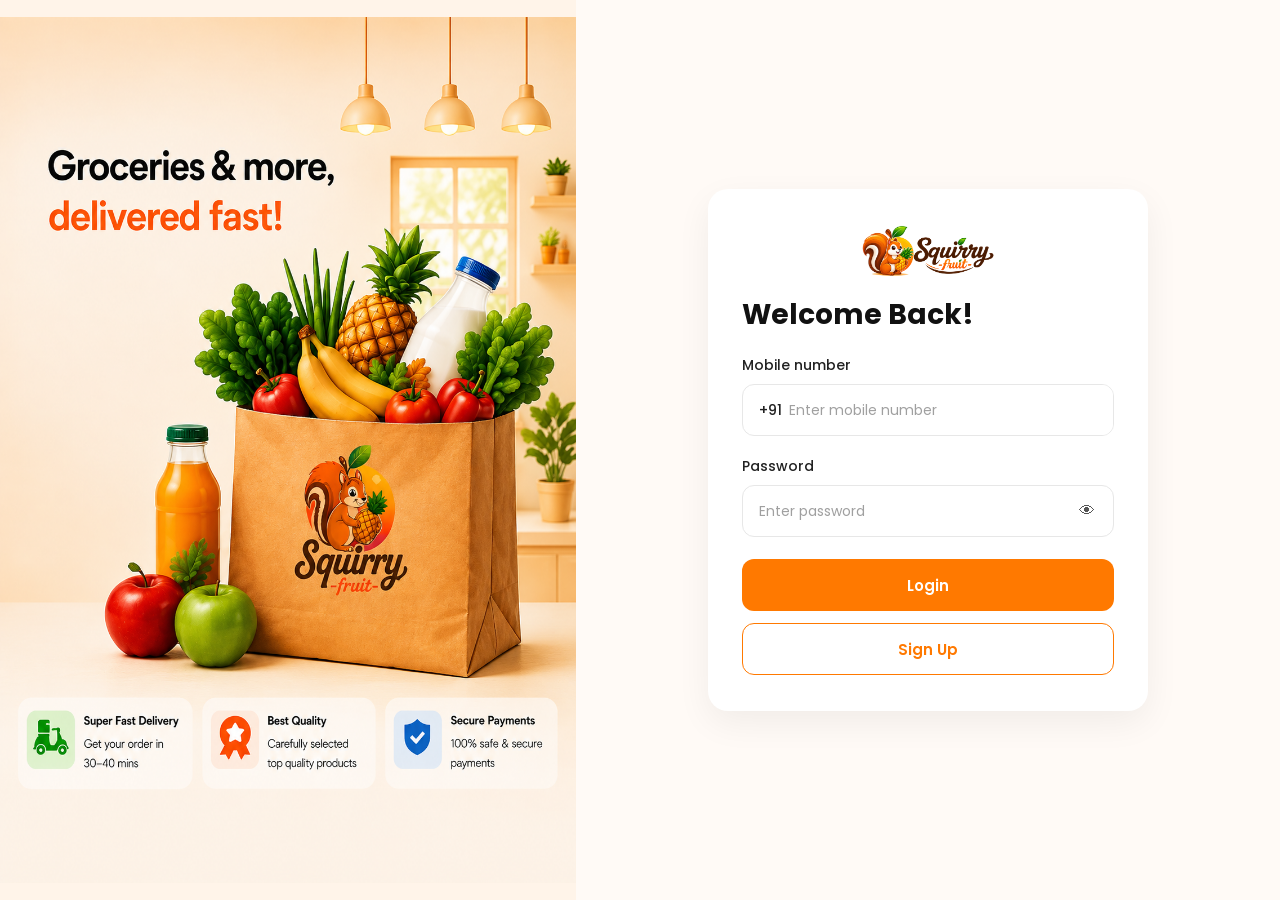
<file: login.html>
<!DOCTYPE html>
<html lang="en">

<head>
    <meta charset="UTF-8">

    <meta
        name="viewport"
        content="width=device-width, initial-scale=1.0"
    >

    <title>Squirry - Login</title>

    <!-- Google Font -->
    <link
        href="https://fonts.googleapis.com/css2?family=Poppins:wght@400;500;600;700&display=swap"
        rel="stylesheet"
    >

    <!-- Login CSS -->
    <link
        rel="stylesheet"
        href="frontend/css/login-style.css"
    >
</head>

<body>

    <main class="login-page">

        <!-- ===================================
             LEFT PROMOTIONAL SECTION
        ==================================== -->
        <section class="promo-section">

            <img
                src="frontend/assets/images/hero.jpeg"
                alt="Squirry Grocery Delivery"
                class="promo-image"
            >

        </section>


        <!-- ===================================
             RIGHT LOGIN SECTION
        ==================================== -->
        <section class="login-section">

            <div class="login-card">


                <!-- Logo -->
                <div class="logo">

                    <img
                        src="frontend/assets/images/logo.jpeg"
                        alt="Squirry Logo"
                    >

                </div>


                <!-- Heading -->
                <h1>Welcome Back!</h1>


                <!-- Login Form -->
                <form id="loginForm">


                    <!-- Mobile Number -->
                    <div class="form-group">

                        <label for="mobile">
                            Mobile number
                        </label>


                        <div class="mobile-input">

                            <span class="country-code">
                                +91
                            </span>

                            <input
                                type="tel"
                                id="mobile"
                                name="mobile"
                                placeholder="Enter mobile number"
                                maxlength="10"
                                inputmode="numeric"
                                autocomplete="tel"
                            >

                        </div>

                    </div>


                    <!-- Password -->
                    <div class="form-group">

                        <label for="password">
                            Password
                        </label>

                        <div class="password-input">
                            <input
                                type="password"
                                id="password"
                                name="password"
                                placeholder="Enter password"
                                autocomplete="current-password"
                            >

                            <button type="button" class="password-toggle" aria-label="Show password" aria-pressed="false">
                                <span aria-hidden="true">👁</span>
                            </button>
                        </div>

                    </div>


                    <!-- Login -->
                    <button
                        type="submit"
                        class="login-btn"
                    >
                        Login
                    </button>


                    <!-- Sign Up -->
                    <button
                        type="button"
                        class="signup-btn"
                    >
                        Sign Up
                    </button>


                </form>

            </div>

        </section>

    </main>


    <script src="frontend/js/login.js"></script>

</body>

</html>
</file>
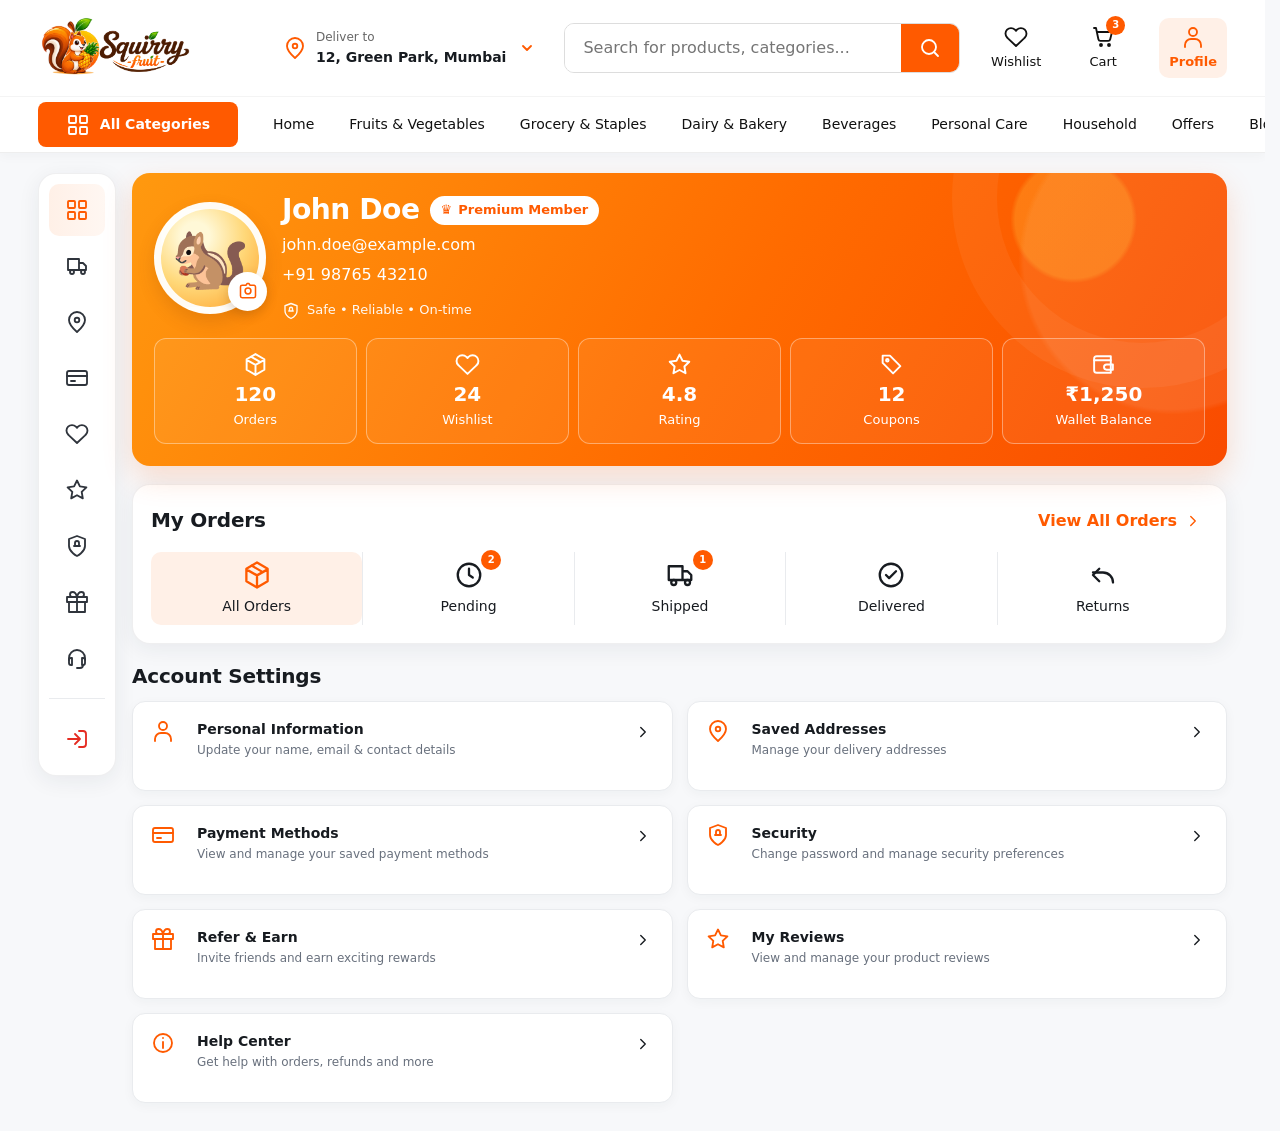
<file: profile.html>
<!doctype html>
<html lang="en">
<head>
  <meta charset="utf-8">
  <meta name="viewport" content="width=device-width, initial-scale=1, viewport-fit=cover">
  <meta name="theme-color" content="#ff5a00">
  <title>Squirry Food — Responsive Profile</title>
  <style>
    :root {
      --orange: #ff5a00;
      --orange-deep: #f04400;
      --orange-soft: #fff0e7;
      --cream: #fff8ee;
      --ink: #171b20;
      --muted: #68707d;
      --line: #e9ebee;
      --surface: #ffffff;
      --page: #f7f8fa;
      --success: #20a93b;
      --blue: #2f80ed;
      --shadow: 0 5px 22px rgba(31, 38, 50, .07);
      --radius-lg: 18px;
      --radius-md: 14px;
      --header-h: 82px;
    }

    * { box-sizing: border-box; }
    html {
      min-height: 100%;
      overflow-x: hidden;
      overflow-y: scroll;
      scroll-behavior: smooth;
      scrollbar-gutter: stable;
    }
    body {
      margin: 0;
      min-width: 320px;
      min-height: 100vh;
      overflow-x: hidden;
      overflow-y: visible;
      touch-action: pan-y;
      color: var(--ink);
      background: var(--page);
      font-family: Inter, ui-sans-serif, system-ui, -apple-system, BlinkMacSystemFont, "Segoe UI", sans-serif;
      font-size: 16px;
      line-height: 1.45;
      -webkit-font-smoothing: antialiased;
    }

    button, input { font: inherit; }
    button { color: inherit; }
    svg { display: block; }
    .icon { width: 24px; height: 24px; fill: none; stroke: currentColor; stroke-width: 1.85; stroke-linecap: round; stroke-linejoin: round; }
    .icon-lg { width: 30px; height: 30px; }
    .icon-xl { width: 36px; height: 36px; }
    .sr-only { position: absolute; width: 1px; height: 1px; padding: 0; margin: -1px; overflow: hidden; clip: rect(0,0,0,0); white-space: nowrap; border: 0; }
    .mobile-only { display: none; }

    .desktop-header {
      height: var(--header-h);
      padding: 0 26px;
      display: grid;
      grid-template-columns: 270px minmax(360px, 1fr) auto;
      align-items: center;
      gap: 24px;
      position: sticky;
      top: 0;
      z-index: 50;
      background: rgba(255,255,255,.96);
      border-bottom: 1px solid var(--line);
      box-shadow: 0 2px 12px rgba(35,40,48,.04);
      backdrop-filter: blur(12px);
    }

    .brand { display: flex; align-items: center; gap: 10px; min-width: 0; }
    .brand-mark {
      width: 55px; height: 55px; flex: 0 0 auto;
      display: grid; place-items: center;
      border-radius: 50%;
      color: #783516;
      background: radial-gradient(circle at 35% 28%, #fff3c6 0 20%, #ff9e1a 45%, #ed4b00 100%);
      box-shadow: inset 0 0 0 4px #fff, 0 4px 12px rgba(239,80,0,.18);
      font-size: 34px;
    }
    .brand-copy { line-height: 1; }
    .brand-name { display: block; font-family: Georgia, serif; font-size: 27px; font-weight: 800; color: #5d2a18; letter-spacing: -.7px; }
    .brand-sub { display: block; color: var(--orange); font-weight: 800; font-style: italic; text-align: right; font-size: 13px; }

    .search-bar {
      height: 48px;
      max-width: 920px;
      display: grid;
      grid-template-columns: 190px 1fr 64px;
      align-items: center;
      overflow: hidden;
      border: 1px solid #dfe2e6;
      border-radius: 12px;
      background: #fff;
    }
    .category-select {
      height: 100%; padding: 0 16px;
      display: flex; align-items: center; justify-content: space-between; gap: 14px;
      border-right: 1px solid var(--line);
      color: #313640; font-size: 14px;
    }
    .search-bar input { min-width: 0; height: 100%; border: 0; outline: 0; padding: 0 18px; color: var(--ink); background: transparent; }
    .search-bar input::placeholder { color: #98a0ad; }
    .search-button { height: 100%; border: 0; display: grid; place-items: center; color: #fff; background: linear-gradient(135deg, var(--orange), #ff3d00); cursor: pointer; }
    .header-actions { display: flex; align-items: center; gap: 22px; }
    .header-action, .profile-menu {
      position: relative; border: 0; background: transparent; padding: 4px;
      display: flex; align-items: center; gap: 8px; cursor: pointer;
    }
    .header-action span:last-child, .profile-menu span { font-size: 14px; white-space: nowrap; }
    .badge {
      min-width: 19px; height: 19px; padding: 0 5px;
      display: grid; place-items: center;
      position: absolute; top: -5px; left: 21px;
      border: 2px solid #fff; border-radius: 999px;
      color: #fff; background: var(--orange); font-size: 10px; font-weight: 800;
    }
    .mini-avatar { width: 42px; height: 42px; display: grid; place-items: center; border-radius: 50%; background: var(--orange-soft); border: 1px solid #ffd4bd; font-size: 25px; }

    .mobile-header { display: none; }
    .app-shell {
      width: 100%;
      max-width: 1500px;
      margin: 0 auto;
      padding: 28px 26px 32px;
      display: grid;
      grid-template-columns: 250px minmax(0, 1fr) 310px;
      align-items: start;
      gap: 24px;
    }

    .panel { background: var(--surface); border: 1px solid rgba(34,40,49,.07); border-radius: var(--radius-lg); box-shadow: var(--shadow); }
    .left-sidebar {
      position: sticky;
      top: 20px;
      padding: 14px;
    }
    .side-nav { display: grid; gap: 4px; }
    .nav-item {
      width: 100%; height: 50px; padding: 0 14px;
      display: flex; align-items: center; gap: 15px;
      border: 0; border-radius: 10px;
      color: #2f343c; background: transparent;
      font-size: 15px; text-align: left; cursor: pointer;
      transition: .2s ease;
    }
    .nav-item:hover { color: var(--orange); background: #fff7f2; transform: translateX(2px); }
    .nav-item.active { color: var(--orange); background: linear-gradient(90deg, #fff0e7, #fff7f2); font-weight: 700; }
    .nav-item .icon { flex: 0 0 auto; }
    .nav-divider { height: 1px; margin: 10px 0; background: var(--line); }
    .nav-item.logout { color: #e52c22; }

    .referral-card {
      min-height: 215px; margin-top: 16px; padding: 18px;
      position: relative; overflow: hidden;
      border-radius: 14px;
      background: linear-gradient(145deg, #fff7e9, #ffedd5);
      border: 1px solid #ffe6c4;
    }
    .referral-card::after { content: "🎁"; position: absolute; right: 12px; bottom: 12px; font-size: 67px; transform: rotate(-5deg); }
    .referral-card h3 { margin: 0 0 8px; font-size: 18px; color: #64321b; }
    .referral-card p { max-width: 160px; margin: 0 0 20px; color: #565e68; font-size: 14px; line-height: 1.6; }
    .small-cta { position: relative; z-index: 1; border: 0; border-radius: 9px; padding: 10px 15px; color: #fff; background: var(--orange); font-size: 14px; font-weight: 700; cursor: pointer; }

    .main-content { min-width: 0; display: grid; gap: 18px; }
    .profile-hero {
      min-height: 200px;
      padding: 22px 24px;
      display: grid;
      grid-template-columns: minmax(0, 1.05fr) minmax(0, 1.4fr);
      align-items: center;
      gap: 22px;
      position: relative; overflow: hidden;
      border-radius: 18px;
      color: #fff;
      background:
        radial-gradient(circle at 86% 16%, rgba(255,208,71,.26) 0 6%, transparent 6.5%),
        radial-gradient(circle at 95% 30%, rgba(255,255,255,.08) 0 14%, transparent 14.5%),
        linear-gradient(120deg, #ff990f 0%, #ff6b00 55%, #f94b00 100%);
      box-shadow: 0 12px 30px rgba(250,91,0,.18);
    }
    .profile-hero::after {
      content: ""; position: absolute; width: 290px; height: 290px; right: -105px; top: -165px;
      border: 45px solid rgba(255,255,255,.05); border-radius: 50%;
    }
    .profile-person { display: flex; align-items: center; gap: clamp(14px, 1.5vw, 22px); min-width: 0; position: relative; z-index: 1; }
    .avatar-wrap { position: relative; flex: 0 0 auto; }
    .avatar {
      width: 132px; height: 132px;
      display: grid; place-items: center;
      border: 7px solid rgba(255,255,255,.94); border-radius: 50%;
      background: radial-gradient(circle at 35% 28%, #fff8d7 0 15%, #ffd879 52%, #ff9e26 100%);
      box-shadow: 0 8px 18px rgba(112,48,3,.16);
      font-size: 74px;
    }
    .camera-button {
      width: 39px; height: 39px; position: absolute; right: -1px; bottom: 3px;
      display: grid; place-items: center; border: 0; border-radius: 50%;
      color: var(--orange); background: #fff; box-shadow: 0 4px 12px rgba(80,42,12,.2); cursor: pointer;
    }
    .camera-button .icon { width: 20px; height: 20px; }
    .person-copy { min-width: 0; }
    .name-row { display: flex; align-items: center; flex-wrap: wrap; gap: 10px; }
    .name-row h1 { margin: 0; font-size: clamp(26px, 2.2vw, 34px); line-height: 1.1; letter-spacing: -.5px; }
    .premium-chip { padding: 5px 11px; display: inline-flex; align-items: center; gap: 6px; border-radius: 999px; color: var(--orange); background: #fff; font-size: 13px; font-weight: 750; }
    .person-copy p { margin: 7px 0 0; font-size: 16px; }
    .trust-line { margin-top: 15px; display: flex; align-items: center; gap: 7px; font-size: 13px; opacity: .95; }
    .trust-line .icon { width: 18px; height: 18px; }

    .profile-stats { display: grid; grid-template-columns: repeat(5, minmax(0, 1fr)); gap: clamp(6px, .75vw, 10px); min-width: 0; position: relative; z-index: 1; }
    .stat {
      min-width: 0; min-height: 116px; padding: 13px 8px;
      display: flex; flex-direction: column; align-items: center; justify-content: center;
      border: 1px solid rgba(255,255,255,.38); border-radius: 12px;
      background: rgba(255,255,255,.06); text-align: center;
    }
    .stat strong { margin-top: 7px; font-size: 20px; line-height: 1; }
    .stat span { margin-top: 7px; font-size: 13px; }

    .orders-panel { padding: 20px 22px; }
    .section-heading { display: flex; align-items: center; justify-content: space-between; gap: 16px; }
    .section-heading h2, .section-title { margin: 0; font-size: 20px; letter-spacing: -.2px; }
    .link-button { border: 0; padding: 6px; display: inline-flex; align-items: center; gap: 7px; color: var(--orange); background: transparent; font-weight: 650; cursor: pointer; }
    .link-button .icon { width: 18px; height: 18px; }
    .order-statuses { margin-top: 14px; display: grid; grid-template-columns: repeat(5, 1fr); }
    .order-status {
      min-height: 68px; padding: 8px 12px; position: relative;
      border: 0; border-left: 1px solid var(--line); background: transparent;
      display: flex; align-items: center; justify-content: center; gap: 14px; cursor: pointer;
    }
    .order-status:first-child { border-left: 0; }
    .order-status.active { border-radius: 10px; border-left-color: transparent; color: var(--orange); background: var(--orange-soft); }
    .order-status .status-copy { color: var(--ink); font-size: 14px; }
    .count-dot {
      min-width: 20px; height: 20px; padding: 0 5px; position: absolute; left: calc(50% + 8px); top: 0;
      display: grid; place-items: center; border-radius: 999px; color: #fff; background: var(--orange); font-size: 10px; font-weight: 800;
    }

    .benefit-banner {
      min-height: 90px; padding: 16px 28px;
      display: grid; grid-template-columns: 110px 1fr auto; align-items: center; gap: 18px;
      position: relative; overflow: hidden;
      border-radius: 16px; border: 1px solid #ffe7c7;
      background: linear-gradient(90deg, #fff2de, #fffaf3);
      box-shadow: 0 3px 12px rgba(72,44,19,.05);
    }
    .benefit-banner::after { content: "✦  ✧  ✦"; position: absolute; right: 29%; color: #ffd395; font-size: 31px; letter-spacing: 12px; }
    .gift-visual { font-size: 65px; filter: drop-shadow(0 5px 5px rgba(210,73,0,.14)); }
    .benefit-copy { position: relative; z-index: 1; }
    .benefit-copy h3 { margin: 0 0 4px; font-size: 20px; }
    .benefit-copy p { margin: 0; color: #4f5660; }
    .primary-button {
      min-height: 45px; padding: 0 20px;
      display: inline-flex; align-items: center; justify-content: center; gap: 8px;
      border: 0; border-radius: 10px; color: #fff;
      background: linear-gradient(135deg, var(--orange), #f23b00);
      font-weight: 700; box-shadow: 0 7px 15px rgba(255,80,0,.18); cursor: pointer;
    }
    .primary-button .icon { width: 18px; height: 18px; }

    .settings-section { display: grid; gap: 10px; }
    .settings-grid { display: grid; grid-template-columns: repeat(3, 1fr); gap: 14px; }
    .setting-card {
      min-height: 90px; padding: 17px 18px;
      display: grid; grid-template-columns: 32px 1fr 20px; align-items: start; gap: 14px;
      border: 1px solid var(--line); border-radius: 13px; background: #fff;
      box-shadow: 0 3px 12px rgba(32,40,50,.04); text-align: left; cursor: pointer; transition: .2s ease;
    }
    .setting-card:hover { border-color: #ffc5a5; box-shadow: 0 8px 18px rgba(255,86,0,.08); transform: translateY(-2px); }
    .setting-card > .icon:first-child { color: var(--orange); }
    .setting-card .icon:last-child { width: 18px; height: 18px; margin-top: 4px; }
    .setting-card strong { display: block; margin-bottom: 3px; font-size: 14px; }
    .setting-card small { display: block; color: var(--muted); font-size: 12px; line-height: 1.45; }
    .mobile-more { display: none; }
    .mobile-logout-button { display: none; }

    .right-rail {
      display: grid;
      gap: 16px;
      position: sticky;
      top: 20px;
    }
    .rail-card { padding: 18px; }
    .rail-card h3 { margin: 0; font-size: 17px; }
    .rail-heading { display: flex; align-items: center; justify-content: space-between; margin-bottom: 12px; }
    .rail-heading button { border: 0; padding: 3px; color: var(--orange); background: transparent; cursor: pointer; }
    .activity-list, .address-list { display: grid; }
    .activity-item, .address-item { padding: 12px 0; display: grid; grid-template-columns: 36px 1fr; gap: 11px; border-top: 1px solid var(--line); }
    .activity-item:first-child, .address-item:first-child { border-top: 0; }
    .activity-icon { width: 36px; height: 36px; display: grid; place-items: center; border-radius: 50%; }
    .activity-icon .icon { width: 18px; height: 18px; }
    .activity-icon.green { color: var(--success); background: #eaf8ec; }
    .activity-icon.blue { color: var(--blue); background: #eaf3ff; }
    .activity-icon.orange { color: #f29c12; background: #fff3e3; }
    .activity-main { margin: 0; font-size: 14px; }
    .activity-meta { margin: 3px 0 0; color: var(--muted); font-size: 12px; }
    .address-item .icon { margin-top: 2px; }
    .address-title { display: flex; align-items: center; gap: 8px; font-size: 14px; font-weight: 700; }
    .default-chip { padding: 2px 7px; border-radius: 999px; color: #545b65; background: #f0f1f3; font-size: 10px; font-weight: 500; }
    .address-item p { margin: 5px 0 0; color: var(--muted); font-size: 12px; line-height: 1.55; }
    .outline-button { width: 100%; min-height: 44px; border: 1px dashed #ffb78f; border-radius: 9px; color: var(--orange); background: #fff; cursor: pointer; }
    .payment-card { padding: 4px 0 16px; display: grid; grid-template-columns: 43px 1fr auto; align-items: center; gap: 11px; }
    .bank-card-icon { width: 38px; height: 27px; padding: 4px; display: grid; align-items: end; border: 3px solid #087284; border-radius: 4px; }
    .bank-card-icon::after { content: ""; height: 5px; background: #e83936; }
    .payment-card strong { font-size: 14px; }
    .payment-card small { display: block; margin-top: 4px; color: var(--muted); font-size: 11px; letter-spacing: 1px; }
    .payment-default { padding: 3px 7px; border-radius: 999px; color: #16962e; background: #e9f8e9; font-size: 10px; }

    .bottom-nav { display: none; }
    .toast {
      position: fixed; left: 50%; bottom: 28px; z-index: 100;
      padding: 12px 18px; border-radius: 999px;
      color: #fff; background: #242830; box-shadow: 0 10px 30px rgba(0,0,0,.22);
      font-size: 14px; opacity: 0; pointer-events: none; transform: translate(-50%, 16px); transition: .25s ease;
    }
    .toast.show { opacity: 1; transform: translate(-50%, 0); }

    @media (max-width: 1500px) {
      .desktop-header { grid-template-columns: 230px minmax(320px, 1fr) auto; gap: 18px; }
      .header-actions { gap: 14px; }
      .header-action span:last-child { display: none; }
      .app-shell { grid-template-columns: 220px minmax(0,1fr) 286px; gap: 18px; padding-inline: 18px; }
      .profile-hero { grid-template-columns: minmax(0, .9fr) minmax(0, 1.3fr); }
      .avatar { width: 112px; height: 112px; font-size: 63px; }
      .profile-person { gap: 16px; }
      .settings-grid { grid-template-columns: repeat(2, 1fr); }
    }

    /* Tablet and medium desktop: 768px–1399px */
    @media (min-width: 768px) and (max-width: 1399px) {
      :root { --header-h: 72px; }
      .desktop-header { height: var(--header-h); padding: 0 18px; grid-template-columns: 74px minmax(280px,1fr) auto; gap: 14px; }
      .brand-copy { display: none; }
      .brand-mark { width: 48px; height: 48px; font-size: 29px; }
      .search-bar { max-width: none; grid-template-columns: 1fr 56px; }
      .category-select { display: none; }
      .header-actions { gap: 10px; }
      .profile-menu span, .profile-menu > .icon { display: none; }
      .header-action { padding: 7px; }
      .mini-avatar { width: 39px; height: 39px; }
      .app-shell { grid-template-columns: 78px minmax(0, 1fr); gap: 16px; padding: 20px 16px 28px; }
      .left-sidebar { top: 20px; padding: 10px; }
      .nav-item { height: 52px; padding: 0; justify-content: center; }
      .nav-item span { display: none; }
      .nav-item:hover { transform: none; }
      .referral-card { display: none; }
      .right-rail { display: none; }
      .profile-hero { min-height: 270px; grid-template-columns: 1fr; gap: 18px; padding: 22px; }
      .profile-person { justify-content: flex-start; }
      .profile-stats { grid-template-columns: repeat(5, 1fr); }
      .stat { min-height: 92px; }
      .stat .icon { width: 25px; height: 25px; }
      .orders-panel { padding: 18px; }
      .order-status { flex-direction: column; gap: 6px; text-align: center; }
      .count-dot { left: 56%; top: -2px; }
      .benefit-banner { grid-template-columns: 85px 1fr auto; padding: 14px 18px; }
      .gift-visual { font-size: 54px; }
      .benefit-banner::after { display: none; }
      .settings-grid { grid-template-columns: repeat(2, 1fr); }
    }

    /* Mobile: 320px–767px */
    @media (max-width: 767px) {
      :root { --page: #fff; }
      html {
        height: 100%;
        overflow-y: hidden;
      }
      body {
        height: 100vh;
        height: 100dvh;
        min-height: 0;
        padding-bottom: 0;
        overflow-y: auto;
        overscroll-behavior-y: contain;
        -webkit-overflow-scrolling: touch;
      }
      .desktop-header, .left-sidebar, .right-rail { display: none; }
      .desktop-only-chip, .desktop-settings-copy, .wide-copy { display: none; }
      .mobile-only { display: block; }
      .mobile-header {
        height: 88px; padding: 18px clamp(16px, 4.5vw, 28px) 8px;
        display: flex; align-items: center; justify-content: space-between;
        background: #fff;
      }
      .mobile-header h1 { margin: 0; font-size: clamp(28px, 8vw, 38px); letter-spacing: -.8px; }
      .mobile-header-actions { display: flex; gap: 12px; }
      .round-icon-button { width: 43px; height: 43px; position: relative; display: grid; place-items: center; border: 0; background: transparent; cursor: pointer; }
      .round-icon-button .badge { left: 25px; top: -3px; }
      .app-shell {
        display: block;
        width: 100%;
        padding: 12px clamp(14px, 3.7vw, 28px) calc(112px + env(safe-area-inset-bottom));
      }
      .main-content { gap: 18px; }
      .profile-hero { min-height: 306px; padding: 24px 22px 20px; display: block; border-radius: 19px; }
      .profile-hero::after { width: 230px; height: 230px; right: -96px; top: -126px; }
      .profile-person { align-items: center; gap: 16px; }
      .avatar { width: 98px; height: 98px; border-width: 5px; font-size: 55px; }
      .camera-button { width: 34px; height: 34px; right: -3px; bottom: -1px; }
      .name-row { gap: 7px; }
      .name-row h1 { font-size: clamp(23px, 6vw, 31px); }
      .premium-chip { padding: 4px 9px; font-size: 12px; }
      .person-copy p { margin-top: 5px; font-size: clamp(13px, 3.7vw, 16px); white-space: nowrap; }
      .trust-line { display: none; }
      .profile-stats { margin-top: 31px; grid-template-columns: repeat(4, 1fr); gap: 0; }
      .stat { min-width: 0; min-height: 77px; padding: 2px 6px; border: 0; border-left: 1px solid rgba(255,255,255,.35); border-radius: 0; background: transparent; }
      .stat:first-child { border-left: 0; }
      .stat:nth-child(5) { display: none; }
      .stat .icon { width: 29px; height: 29px; }
      .stat strong { margin-top: 3px; font-size: 21px; }
      .stat span { margin-top: 2px; font-size: 12px; }
      .orders-panel { padding: 22px 17px 20px; border-radius: 17px; }
      .section-heading h2 { font-size: 22px; }
      .link-button { font-size: 14px; }
      .order-statuses { margin-top: 22px; }
      .order-status { min-width: 0; min-height: 83px; padding: 4px 1px; flex-direction: column; gap: 8px; border-left: 0; }
      .order-status.active { color: var(--ink); background: transparent; }
      .order-status .icon { width: 29px; height: 29px; }
      .order-status .status-copy { font-size: 12px; white-space: nowrap; }
      .count-dot { left: 55%; top: -4px; }
      .benefit-banner { min-height: 106px; padding: 14px 16px; grid-template-columns: 72px 1fr auto; gap: 11px; border-radius: 16px; }
      .gift-visual { font-size: 51px; }
      .benefit-copy h3 { font-size: 17px; line-height: 1.25; }
      .benefit-copy p { font-size: 13px; line-height: 1.35; }
      .benefit-banner::after { display: none; }
      .primary-button { min-height: 44px; padding: 0 14px; font-size: 14px; white-space: nowrap; }
      .settings-section { gap: 10px; margin-top: 8px; }
      .section-title { padding-left: 15px; font-size: 22px; }
      .settings-grid, .mobile-more-grid { display: block; overflow: hidden; border: 1px solid rgba(34,40,49,.06); border-radius: 17px; background: #fff; box-shadow: var(--shadow); }
      .setting-card { width: calc(100% - 30px); min-height: 69px; margin: 0 15px; padding: 17px 0; grid-template-columns: 29px 1fr 20px; align-items: center; border: 0; border-top: 1px solid var(--line); border-radius: 0; box-shadow: none; }
      .setting-card:first-child { border-top: 0; }
      .setting-card:hover { transform: none; box-shadow: none; }
      .setting-card strong { margin: 0; font-size: 16px; font-weight: 500; }
      .setting-card small { display: none; }
      .setting-card > .icon:first-child { color: #343b43; }
      .desktop-extra-card { display: none; }
      .mobile-more { display: grid; gap: 10px; margin-top: 8px; }
      .mobile-logout-button {
        width: 100%;
        min-height: 54px;
        margin-top: 2px;
        display: flex;
        align-items: center;
        justify-content: center;
        gap: 10px;
        border: 1px solid #ffd0cc;
        border-radius: 14px;
        color: #d92d20;
        background: #fff4f2;
        font-weight: 750;
        box-shadow: 0 4px 14px rgba(217, 45, 32, .08);
        cursor: pointer;
      }
      .mobile-logout-button .icon { width: 22px; height: 22px; }
      .bottom-nav {
        min-height: 76px; padding: 8px clamp(7px, 3vw, 22px) calc(7px + env(safe-area-inset-bottom));
        position: fixed; left: 0; right: 0; bottom: 0; z-index: 60;
        display: grid; grid-template-columns: repeat(5, 1fr); align-items: center;
        background: rgba(255,255,255,.97); border-top: 1px solid var(--line); box-shadow: 0 -5px 18px rgba(35,39,45,.06); backdrop-filter: blur(12px);
      }
      .bottom-nav button { min-width: 0; border: 0; display: grid; justify-items: center; gap: 3px; color: #535b65; background: transparent; font-size: 11px; cursor: pointer; }
      .bottom-nav button.active { color: var(--orange); font-weight: 700; }
      .bottom-nav .icon { width: 25px; height: 25px; }
      .bottom-nav button { position: relative; }
      .bottom-nav .badge { left: 57%; top: -7px; }
      .toast { bottom: calc(94px + env(safe-area-inset-bottom)); max-width: calc(100% - 30px); text-align: center; }
    }

    @media (max-width: 520px) {
      .profile-hero { min-height: 286px; padding-inline: 17px; }
      .avatar { width: 86px; height: 86px; font-size: 48px; }
      .benefit-banner { grid-template-columns: 58px 1fr; }
      .gift-visual { font-size: 43px; }
      .benefit-banner .primary-button { grid-column: 1 / -1; width: 100%; }
      .benefit-banner { min-height: 148px; }
    }

    @media (max-width: 375px) {
      .app-shell { padding-inline: 12px; }
      .mobile-header { padding-inline: 14px; }
      .mobile-header h1 { font-size: 29px; }
      .mobile-header-actions { gap: 4px; }
      .profile-hero { min-height: 274px; padding: 20px 13px 15px; }
      .avatar { width: 74px; height: 74px; font-size: 41px; }
      .camera-button { width: 29px; height: 29px; }
      .name-row h1 { font-size: 21px; }
      .premium-chip { font-size: 10px; }
      .person-copy p { font-size: 12px; }
      .profile-stats { margin-top: 26px; }
      .stat .icon { width: 25px; height: 25px; }
      .stat strong { font-size: 18px; }
      .stat span { font-size: 11px; }
      .orders-panel { padding-inline: 12px; }
      .order-status .status-copy { font-size: 10px; }
      .order-status .icon { width: 25px; height: 25px; }
      .link-button { font-size: 12px; }
      .bottom-nav { padding-inline: 2px; }
      .bottom-nav button { font-size: 10px; }
    }

    /* Reusable site header and navigation */
    .squirry-site-header {
      width: 100%;
      background: #fff;
      border-bottom: 1px solid #eee;
      box-shadow: 0 2px 12px rgba(35, 40, 48, .04);
    }

    .squirry-header-row {
      width: 100%;
      max-width: 1500px;
      min-height: 95px;
      margin: 0 auto;
      padding: 14px 38px;
      display: flex;
      align-items: center;
      gap: 25px;
    }

    .squirry-logo {
      width: 220px;
      min-width: 220px;
      height: 68px;
      display: flex;
      align-items: center;
      overflow: hidden;
    }

    .squirry-logo img {
      display: block;
      width: 100%;
      max-width: 220px;
      height: 62px;
      object-fit: contain;
      object-position: left center;
    }

    .squirry-delivery {
      min-width: 230px;
      display: flex;
      align-items: center;
      gap: 9px;
    }

    .squirry-delivery > .icon { color: var(--orange); }
    .squirry-delivery-copy { display: flex; flex-direction: column; }
    .squirry-delivery-copy small { color: #666; font-size: 12px; }
    .squirry-delivery-copy strong { font-size: 14px; white-space: nowrap; }

    .squirry-search {
      height: 50px;
      min-width: 220px;
      flex: 1;
      display: flex;
      overflow: hidden;
      border: 1px solid #ddd;
      border-radius: 10px;
      background: #fff;
    }

    .squirry-search input {
      width: 100%;
      min-width: 0;
      padding: 0 18px;
      border: 0;
      outline: 0;
      color: #333;
      font-size: 16px;
    }

    .squirry-search button {
      width: 58px;
      flex: 0 0 58px;
      display: grid;
      place-items: center;
      border: 0;
      color: #fff;
      background: var(--orange);
      cursor: pointer;
    }

    .squirry-header-actions { display: flex; align-items: center; gap: 25px; }
    .squirry-header-action {
      min-width: 62px;
      display: flex;
      flex-direction: column;
      align-items: center;
      gap: 4px;
      position: relative;
      color: #111;
      text-decoration: none;
    }
    .squirry-header-action > span:last-child { font-size: 13px; white-space: nowrap; }
    .squirry-header-action:hover,
    .squirry-header-action.active { color: var(--orange); }
    .squirry-header-action.active {
      padding: 7px 10px;
      border-radius: 10px;
      background: var(--orange-soft);
      font-weight: 700;
    }
    .squirry-cart-icon { position: relative; }
    .squirry-cart-count {
      width: 19px;
      height: 19px;
      position: absolute;
      top: -9px;
      right: -10px;
      display: grid;
      place-items: center;
      border-radius: 50%;
      color: #fff;
      background: var(--orange);
      font-size: 10px;
      font-weight: 700;
    }

    .squirry-navigation { border-top: 1px solid #f4f4f4; background: #fff; }
    .squirry-nav-row {
      width: 100%;
      max-width: 1500px;
      min-height: 55px;
      margin: 0 auto;
      padding: 0 38px;
      display: flex;
      align-items: center;
      gap: 35px;
      overflow-x: auto;
      scrollbar-width: none;
    }
    .squirry-nav-row::-webkit-scrollbar { display: none; }
    .squirry-nav-row a {
      height: 55px;
      display: flex;
      align-items: center;
      position: relative;
      flex: 0 0 auto;
      color: #111;
      text-decoration: none;
      font-size: 14px;
      white-space: nowrap;
    }
    .squirry-nav-row a:hover,
    .squirry-nav-row a.active { color: var(--orange); }
    .squirry-nav-row a.active::after {
      content: "";
      height: 2px;
      position: absolute;
      right: 0;
      bottom: 0;
      left: 0;
      background: var(--orange);
    }
    .squirry-nav-row .squirry-all-categories {
      min-width: 200px;
      height: 45px;
      padding: 0 18px;
      justify-content: center;
      gap: 10px;
      border-radius: 8px;
      color: #fff;
      background: var(--orange);
      font-weight: 650;
    }
    .squirry-nav-row .squirry-all-categories:hover { color: #fff; background: var(--orange-deep); }

    @media (max-width: 1199px) {
      .squirry-header-row,
      .squirry-nav-row { padding-left: 24px; padding-right: 24px; }
      .squirry-header-row { gap: 15px; }
      .squirry-logo { width: 180px; min-width: 180px; height: 60px; }
      .squirry-logo img { max-width: 180px; height: 55px; }
      .squirry-delivery { min-width: 180px; }
      .squirry-header-actions { gap: 12px; }
      .squirry-nav-row { gap: 20px; }
    }

    @media (max-width: 900px) {
      .squirry-header-row { flex-wrap: wrap; }
      .squirry-delivery { margin-left: auto; }
      .squirry-search { order: 3; flex-basis: 100%; }
      .squirry-logo { width: 160px; min-width: 160px; height: 55px; }
      .squirry-logo img { max-width: 160px; height: 50px; }
    }

    @media (max-width: 767px) {
      .squirry-header-row { padding: 12px 15px; }
      .squirry-logo { width: 138px; min-width: 138px; height: 50px; }
      .squirry-logo img { max-width: 138px; height: 45px; }
      .squirry-delivery { display: none; }
      .squirry-header-actions { margin-left: auto; gap: 4px; }
      .squirry-header-action { min-width: 40px; }
      .squirry-header-action > span:last-child { font-size: 9px; }
      .squirry-header-action.cart-link,
      .squirry-header-action.profile-link { display: none; }
      .squirry-search { order: 3; flex: 0 0 100%; width: 100%; height: 44px; }
      .squirry-search input { font-size: 13px; }
      .squirry-search button { width: 48px; flex-basis: 48px; }
      .squirry-nav-row { min-height: 48px; padding: 0 15px; gap: 20px; }
      .squirry-nav-row a { height: 48px; font-size: 11px; }
      .squirry-nav-row .squirry-all-categories { min-width: 140px; height: 40px; font-size: 12px; }
    }

    @media (max-width: 480px) {
      .squirry-logo { width: 112px; min-width: 112px; height: 44px; }
      .squirry-logo img { max-width: 112px; height: 40px; }
      .squirry-header-action { min-width: 35px; }
    }

    /* Keep the page content aligned with the header container */
    @media (min-width: 1200px) {
      .app-shell { padding-left: 38px; padding-right: 38px; }
    }

    @media (min-width: 768px) and (max-width: 1199px) {
      .app-shell { padding-left: 24px; padding-right: 24px; }
    }

    @media (max-width: 767px) {
      .app-shell { padding-left: 15px; padding-right: 15px; }
    }

    @media (prefers-reduced-motion: reduce) {
      *, *::before, *::after { scroll-behavior: auto !important; transition-duration: .01ms !important; animation-duration: .01ms !important; }
    }
  </style>
</head>
<body>
  <header class="squirry-site-header">
    <div class="squirry-header-row">
      <a href="Home.html" class="squirry-logo" aria-label="Squirry Food home">
        <img src="frontend/assets/images/logo.jpeg" alt="Squirry Food logo">
      </a>

      <div class="squirry-delivery">
        <svg class="icon" aria-hidden="true"><use href="#i-pin"/></svg>
        <div class="squirry-delivery-copy">
          <small>Deliver to</small>
          <strong>12, Green Park, Mumbai</strong>
        </div>
        <svg class="icon" aria-hidden="true"><use href="#i-down"/></svg>
      </div>

      <form class="squirry-search" role="search" action="#" method="get">
        <label class="sr-only" for="headerSearch">Search products</label>
        <input id="headerSearch" name="q" type="search" placeholder="Search for products, categories...">
        <button type="submit" aria-label="Search">
          <svg class="icon" aria-hidden="true"><use href="#i-search"/></svg>
        </button>
      </form>

      <div class="squirry-header-actions">
        <a href="profile.html" class="squirry-header-action wishlist-link">
          <svg class="icon" aria-hidden="true"><use href="#i-heart"/></svg>
          <span>Wishlist</span>
        </a>
        <a href="fruits-vegetables.html" class="squirry-header-action cart-link">
          <span class="squirry-cart-icon">
            <svg class="icon" aria-hidden="true"><use href="#i-cart"/></svg>
            <span class="squirry-cart-count">3</span>
          </span>
          <span>Cart</span>
        </a>
        <a href="profile.html" class="squirry-header-action profile-link active" aria-current="page">
          <svg class="icon" aria-hidden="true"><use href="#i-user"/></svg>
          <span>Profile</span>
        </a>
      </div>
    </div>

    <nav class="squirry-navigation" aria-label="Main navigation">
      <div class="squirry-nav-row">
        <a href="categories.html" class="squirry-all-categories">
          <svg class="icon" aria-hidden="true"><use href="#i-grid"/></svg>
          All Categories
        </a>
        <a href="Home.html">Home</a>
        <a href="fruits-vegetables.html">Fruits &amp; Vegetables</a>
        <a href="#">Grocery &amp; Staples</a>
        <a href="#">Dairy &amp; Bakery</a>
        <a href="#">Beverages</a>
        <a href="#">Personal Care</a>
        <a href="#">Household</a>
        <a href="#">Offers</a>
        <a href="#">Blog</a>
      </div>
    </nav>
  </header>

  <svg class="sr-only" aria-hidden="true">
    <symbol id="i-grid" viewBox="0 0 24 24"><rect x="3" y="3" width="7" height="7" rx="1"/><rect x="14" y="3" width="7" height="7" rx="1"/><rect x="3" y="14" width="7" height="7" rx="1"/><rect x="14" y="14" width="7" height="7" rx="1"/></symbol>
    <symbol id="i-package" viewBox="0 0 24 24"><path d="m3.5 7.5 8.5 4.8 8.5-4.8M12 22V12.3M20.5 17V7L12 2 3.5 7v10l8.5 5 8.5-5Z"/><path d="m7.7 4.5 8.6 5"/></symbol>
    <symbol id="i-pin" viewBox="0 0 24 24"><path d="M20 10c0 5-8 12-8 12S4 15 4 10a8 8 0 1 1 16 0Z"/><circle cx="12" cy="10" r="2.3"/></symbol>
    <symbol id="i-card" viewBox="0 0 24 24"><rect x="2" y="5" width="20" height="14" rx="2"/><path d="M2 10h20M6 15h4"/></symbol>
    <symbol id="i-heart" viewBox="0 0 24 24"><path d="M20.8 4.7a5.5 5.5 0 0 0-7.8 0L12 5.8l-1.1-1.1a5.5 5.5 0 0 0-7.8 7.8l1.1 1.1L12 21l7.8-7.4 1.1-1.1a5.5 5.5 0 0 0-.1-7.8Z"/></symbol>
    <symbol id="i-star" viewBox="0 0 24 24"><path d="m12 2.5 2.9 5.9 6.5.9-4.7 4.6 1.1 6.5-5.8-3.1-5.8 3.1 1.1-6.5-4.7-4.6 6.5-.9L12 2.5Z"/></symbol>
    <symbol id="i-shield" viewBox="0 0 24 24"><path d="M12 22s8-4 8-10V5l-8-3-8 3v7c0 6 8 10 8 10Z"/><path d="M9 12h6M10 12V9a2 2 0 0 1 4 0v3"/></symbol>
    <symbol id="i-gift" viewBox="0 0 24 24"><path d="M20 12v10H4V12M2 7h20v5H2zM12 7v15M12 7H7.5a2.5 2.5 0 1 1 0-5C11 2 12 7 12 7Zm0 0h4.5a2.5 2.5 0 1 0 0-5C13 2 12 7 12 7Z"/></symbol>
    <symbol id="i-headset" viewBox="0 0 24 24"><path d="M4 14v-2a8 8 0 0 1 16 0v2M18 19c0 1.7-1.3 3-3 3h-3"/><path d="M4 14a2 2 0 0 1 2-2h1v7H6a2 2 0 0 1-2-2v-3Zm16 0a2 2 0 0 0-2-2h-1v7h1a2 2 0 0 0 2-2v-3Z"/></symbol>
    <symbol id="i-logout" viewBox="0 0 24 24"><path d="M10 17l5-5-5-5M15 12H3"/><path d="M14 4h4a3 3 0 0 1 3 3v10a3 3 0 0 1-3 3h-4"/></symbol>
    <symbol id="i-search" viewBox="0 0 24 24"><circle cx="11" cy="11" r="7"/><path d="m20 20-4-4"/></symbol>
    <symbol id="i-bell" viewBox="0 0 24 24"><path d="M18 8a6 6 0 0 0-12 0c0 7-3 7-3 9h18c0-2-3-2-3-9M10 21h4"/></symbol>
    <symbol id="i-cart" viewBox="0 0 24 24"><path d="M3 3h2l2.4 11.2a2 2 0 0 0 2 1.6h7.8a2 2 0 0 0 2-1.6L21 7H6"/><circle cx="10" cy="20" r="1"/><circle cx="18" cy="20" r="1"/></symbol>
    <symbol id="i-user" viewBox="0 0 24 24"><circle cx="12" cy="7" r="4"/><path d="M4 22v-2a6 6 0 0 1 6-6h4a6 6 0 0 1 6 6v2"/></symbol>
    <symbol id="i-users" viewBox="0 0 24 24"><circle cx="12" cy="7" r="4"/><path d="M5 21v-1a7 7 0 0 1 14 0v1"/></symbol>
    <symbol id="i-chevron" viewBox="0 0 24 24"><path d="m9 18 6-6-6-6"/></symbol>
    <symbol id="i-down" viewBox="0 0 24 24"><path d="m8 10 4 4 4-4"/></symbol>
    <symbol id="i-camera" viewBox="0 0 24 24"><path d="M14.5 5 13 3h-2L9.5 5H5a2 2 0 0 0-2 2v11a2 2 0 0 0 2 2h14a2 2 0 0 0 2-2V7a2 2 0 0 0-2-2h-4.5Z"/><circle cx="12" cy="12" r="3.5"/></symbol>
    <symbol id="i-clock" viewBox="0 0 24 24"><circle cx="12" cy="12" r="9"/><path d="M12 7v5l3 2"/></symbol>
    <symbol id="i-truck" viewBox="0 0 24 24"><path d="M3 5h11v11H3zM14 9h4l3 3v4h-7z"/><circle cx="7" cy="18" r="2"/><circle cx="18" cy="18" r="2"/></symbol>
    <symbol id="i-check" viewBox="0 0 24 24"><circle cx="12" cy="12" r="9"/><path d="m8 12 2.5 2.5L16 9"/></symbol>
    <symbol id="i-return" viewBox="0 0 24 24"><path d="m9 7-5 5 5 5"/><path d="M20 18a8 8 0 0 0-8-8H4"/></symbol>
    <symbol id="i-tag" viewBox="0 0 24 24"><path d="m20.5 13.5-7 7L3.5 10.5V3.5h7l10 10Z"/><circle cx="8" cy="8" r="1.2"/></symbol>
    <symbol id="i-wallet" viewBox="0 0 24 24"><path d="M3 6.5A2.5 2.5 0 0 1 5.5 4H19v16H5.5A2.5 2.5 0 0 1 3 17.5v-11Z"/><path d="M3 8h16M15 12h6v5h-6a2.5 2.5 0 0 1 0-5Z"/></symbol>
    <symbol id="i-home" viewBox="0 0 24 24"><path d="m3 11 9-8 9 8v10h-6v-6H9v6H3V11Z"/></symbol>
    <symbol id="i-settings" viewBox="0 0 24 24"><circle cx="12" cy="12" r="3"/><path d="M19.4 15a1.8 1.8 0 0 0 .4 2l.1.1-2.8 2.8-.1-.1a1.8 1.8 0 0 0-2-.4 1.8 1.8 0 0 0-1 1.6v.2h-4V21a1.8 1.8 0 0 0-1-1.6 1.8 1.8 0 0 0-2 .4l-.1.1-2.8-2.8.1-.1a1.8 1.8 0 0 0 .4-2A1.8 1.8 0 0 0 3 14H2.8v-4H3a1.8 1.8 0 0 0 1.6-1 1.8 1.8 0 0 0-.4-2l-.1-.1 2.8-2.8.1.1a1.8 1.8 0 0 0 2 .4A1.8 1.8 0 0 0 10 3V2.8h4V3a1.8 1.8 0 0 0 1 1.6 1.8 1.8 0 0 0 2-.4l.1-.1 2.8 2.8-.1.1a1.8 1.8 0 0 0-.4 2 1.8 1.8 0 0 0 1.6 1h.2v4H21a1.8 1.8 0 0 0-1.6 1Z"/></symbol>
    <symbol id="i-info" viewBox="0 0 24 24"><circle cx="12" cy="12" r="9"/><path d="M12 11v6M12 7h.01"/></symbol>
    <symbol id="i-clipboard" viewBox="0 0 24 24"><rect x="5" y="4" width="14" height="18" rx="2"/><path d="M9 4V2h6v2M9 10h6M9 15h6"/></symbol>
  </svg>

  <div class="app-shell">
    <aside class="left-sidebar panel" aria-label="Profile navigation">
      <nav class="side-nav">
        <button class="nav-item active" data-label="My Account"><svg class="icon"><use href="#i-grid"/></svg><span>My Account</span></button>
        <button class="nav-item" data-label="My Orders"><svg class="icon"><use href="#i-truck"/></svg><span>My Orders</span></button>
        <button class="nav-item" data-label="Addresses"><svg class="icon"><use href="#i-pin"/></svg><span>Addresses</span></button>
        <button class="nav-item" data-label="Payment Methods"><svg class="icon"><use href="#i-card"/></svg><span>Payment Methods</span></button>
        <button class="nav-item" data-label="Wishlist"><svg class="icon"><use href="#i-heart"/></svg><span>Wishlist</span></button>
        <button class="nav-item" data-label="My Reviews"><svg class="icon"><use href="#i-star"/></svg><span>My Reviews</span></button>
        <button class="nav-item" data-label="Security"><svg class="icon"><use href="#i-shield"/></svg><span>Security</span></button>
        <button class="nav-item" data-label="Refer & Earn"><svg class="icon"><use href="#i-gift"/></svg><span>Refer & Earn</span></button>
        <button class="nav-item" data-label="Help Center"><svg class="icon"><use href="#i-headset"/></svg><span>Help Center</span></button>
        <div class="nav-divider"></div>
        <button class="nav-item logout action" data-action="Logout"><svg class="icon"><use href="#i-logout"/></svg><span>Logout</span></button>
      </nav>
      <div class="referral-card">
        <h3>Refer & Earn</h3>
        <p>Invite your friends and earn exciting rewards!</p>
        <button class="small-cta action" data-action="Referral link copied">Refer Now</button>
      </div>
    </aside>

    <main class="main-content">
      <section class="profile-hero" aria-labelledby="profileName">
        <div class="profile-person">
          <div class="avatar-wrap">
            <div class="avatar" aria-label="John Doe profile image">🐿️</div>
            <button class="camera-button action" data-action="Change profile photo" aria-label="Change profile photo"><svg class="icon"><use href="#i-camera"/></svg></button>
          </div>
          <div class="person-copy">
            <div class="name-row"><h1 id="profileName">John Doe</h1><span class="premium-chip">♛ <span class="desktop-only-chip">Premium Member</span><span class="mobile-only">Premium</span></span></div>
            <p>john.doe@example.com</p>
            <p>+91 98765 43210</p>
            <div class="trust-line"><svg class="icon"><use href="#i-shield"/></svg>Safe • Reliable • On-time</div>
          </div>
        </div>
        <div class="profile-stats" aria-label="Profile statistics">
          <div class="stat"><svg class="icon icon-lg"><use href="#i-package"/></svg><strong>120</strong><span>Orders</span></div>
          <div class="stat"><svg class="icon icon-lg"><use href="#i-heart"/></svg><strong>24</strong><span>Wishlist</span></div>
          <div class="stat"><svg class="icon icon-lg"><use href="#i-star"/></svg><strong>4.8</strong><span>Rating</span></div>
          <div class="stat"><svg class="icon icon-lg"><use href="#i-tag"/></svg><strong>12</strong><span>Coupons</span></div>
          <div class="stat"><svg class="icon icon-lg"><use href="#i-wallet"/></svg><strong>₹1,250</strong><span>Wallet Balance</span></div>
        </div>
      </section>

      <section class="orders-panel panel" aria-labelledby="ordersTitle">
        <div class="section-heading"><h2 id="ordersTitle">My Orders</h2><button class="link-button action" data-action="All orders"><span class="wide-copy">View All Orders</span><span class="mobile-only">View All</span><svg class="icon"><use href="#i-chevron"/></svg></button></div>
        <div class="order-statuses">
          <button class="order-status active" data-label="All Orders"><svg class="icon icon-lg"><use href="#i-package"/></svg><span class="status-copy">All Orders</span></button>
          <button class="order-status" data-label="Pending"><svg class="icon icon-lg"><use href="#i-clock"/></svg><b class="count-dot">2</b><span class="status-copy">Pending</span></button>
          <button class="order-status" data-label="Shipped"><svg class="icon icon-lg"><use href="#i-truck"/></svg><b class="count-dot">1</b><span class="status-copy">Shipped</span></button>
          <button class="order-status" data-label="Delivered"><svg class="icon icon-lg"><use href="#i-check"/></svg><span class="status-copy">Delivered</span></button>
          <button class="order-status" data-label="Returns"><svg class="icon icon-lg"><use href="#i-return"/></svg><span class="status-copy">Returns</span></button>
        </div>
      </section>

      <section class="settings-section" aria-labelledby="settingsTitle">
        <h2 class="section-title" id="settingsTitle">Account <span class="desktop-settings-copy">Settings</span></h2>
        <div class="settings-grid">
          <button class="setting-card action" data-action="Personal Information"><svg class="icon"><use href="#i-user"/></svg><span><strong>Personal Information</strong><small>Update your name, email & contact details</small></span><svg class="icon"><use href="#i-chevron"/></svg></button>
          <button class="setting-card action" data-action="Saved Addresses"><svg class="icon"><use href="#i-pin"/></svg><span><strong><span class="desktop-settings-copy">Saved </span>Addresses</strong><small>Manage your delivery addresses</small></span><svg class="icon"><use href="#i-chevron"/></svg></button>
          <button class="setting-card action" data-action="Payment Methods"><svg class="icon"><use href="#i-card"/></svg><span><strong>Payment Methods</strong><small>View and manage your saved payment methods</small></span><svg class="icon"><use href="#i-chevron"/></svg></button>
          <button class="setting-card action" data-action="Security"><svg class="icon"><use href="#i-shield"/></svg><span><strong>Security</strong><small>Change password and manage security preferences</small></span><svg class="icon"><use href="#i-chevron"/></svg></button>
          <button class="setting-card action desktop-extra-card" data-action="Refer & Earn"><svg class="icon"><use href="#i-gift"/></svg><span><strong>Refer & Earn</strong><small>Invite friends and earn exciting rewards</small></span><svg class="icon"><use href="#i-chevron"/></svg></button>
          <button class="setting-card action desktop-extra-card" data-action="My Reviews"><svg class="icon"><use href="#i-star"/></svg><span><strong>My Reviews</strong><small>View and manage your product reviews</small></span><svg class="icon"><use href="#i-chevron"/></svg></button>
          <button class="setting-card action desktop-extra-card" data-action="Help Center"><svg class="icon"><use href="#i-info"/></svg><span><strong>Help Center</strong><small>Get help with orders, refunds and more</small></span><svg class="icon"><use href="#i-chevron"/></svg></button>
        </div>
      </section>

      <section class="mobile-more" aria-labelledby="moreTitle">
        <h2 class="section-title" id="moreTitle">More</h2>
        <div class="mobile-more-grid">
          <button class="setting-card action" data-action="My Reviews"><svg class="icon"><use href="#i-star"/></svg><span><strong>My Reviews</strong></span><svg class="icon"><use href="#i-chevron"/></svg></button>
          <button class="setting-card action" data-action="Refer & Earn"><svg class="icon"><use href="#i-gift"/></svg><span><strong>Refer & Earn</strong></span><svg class="icon"><use href="#i-chevron"/></svg></button>
          <button class="setting-card action" data-action="Help Center"><svg class="icon"><use href="#i-headset"/></svg><span><strong>Help Center</strong></span><svg class="icon"><use href="#i-chevron"/></svg></button>
          <button class="setting-card action" data-action="About Squirry Food"><svg class="icon"><use href="#i-info"/></svg><span><strong>About Squirry Food</strong></span><svg class="icon"><use href="#i-chevron"/></svg></button>
        </div>
      </section>

      <button class="mobile-logout-button action" data-action="Logout">
        <svg class="icon" aria-hidden="true"><use href="#i-logout"/></svg>
        Logout
      </button>
    </main>

    <aside class="right-rail" aria-label="Account summary">
      <section class="rail-card panel">
        <div class="rail-heading"><h3>Recent Activity</h3><button class="action" data-action="All activity">View All</button></div>
        <div class="activity-list">
          <div class="activity-item"><span class="activity-icon green"><svg class="icon"><use href="#i-check"/></svg></span><div><p class="activity-main">Order #SF12345 Delivered</p><p class="activity-meta">2 May 2025, 10:30 AM</p></div></div>
          <div class="activity-item"><span class="activity-icon blue"><svg class="icon"><use href="#i-truck"/></svg></span><div><p class="activity-main">Order #SF12344 Shipped</p><p class="activity-meta">1 May 2025, 07:45 PM</p></div></div>
          <div class="activity-item"><span class="activity-icon green"><svg class="icon"><use href="#i-card"/></svg></span><div><p class="activity-main">Payment of ₹1,299</p><p class="activity-meta">1 May 2025, 07:40 PM</p></div></div>
          <div class="activity-item"><span class="activity-icon orange"><svg class="icon"><use href="#i-pin"/></svg></span><div><p class="activity-main">Address added</p><p class="activity-meta">30 Apr 2025, 03:20 PM</p></div></div>
        </div>
      </section>

      <section class="rail-card panel">
        <div class="rail-heading"><h3>Saved Addresses</h3><button class="action" data-action="All addresses">View All</button></div>
        <div class="address-list">
          <div class="address-item"><svg class="icon"><use href="#i-home"/></svg><div><div class="address-title">Home <span class="default-chip">Default</span></div><p>123, Green Park, Indiranagar,<br>Bangalore, Karnataka - 560038</p></div></div>
          <div class="address-item"><svg class="icon"><use href="#i-grid"/></svg><div><div class="address-title">Work</div><p>456, Brigade Tech Park,<br>Whitefield, Bangalore - 560066</p></div></div>
        </div>
        <button class="outline-button action" data-action="Add new address">＋ Add New Address</button>
      </section>

      <section class="rail-card panel">
        <div class="rail-heading"><h3>Preferred Payment</h3><button class="action" data-action="Manage payments">Manage</button></div>
        <div class="payment-card"><span class="bank-card-icon"></span><div><strong>HDFC Bank Credit Card</strong><small>•••• •••• •••• 4567</small></div><span class="payment-default">Default</span></div>
        <button class="outline-button action" data-action="Add payment method">＋ Add New Payment Method</button>
      </section>
    </aside>
  </div>

  <nav class="bottom-nav" aria-label="Mobile navigation">
    <button type="button" data-href="Home.html" data-label="Home"><svg class="icon"><use href="#i-home"/></svg><span>Home</span></button>
    <button type="button" data-href="categories.html" data-label="Categories"><svg class="icon"><use href="#i-grid"/></svg><span>Categories</span></button>
    <button type="button" data-href="fruits-vegetables.html" data-label="Cart"><svg class="icon"><use href="#i-cart"/></svg><b class="badge">2</b><span>Cart</span></button>
    <button type="button" data-label="Orders"><svg class="icon"><use href="#i-clipboard"/></svg><span>Orders</span></button>
    <button class="active" data-label="Profile"><svg class="icon"><use href="#i-user"/></svg><span>Profile</span></button>
  </nav>

  <div class="toast" id="toast" role="status" aria-live="polite"></div>

  <script src="frontend/js/profile.js"></script>
</body>
</html>
</file>
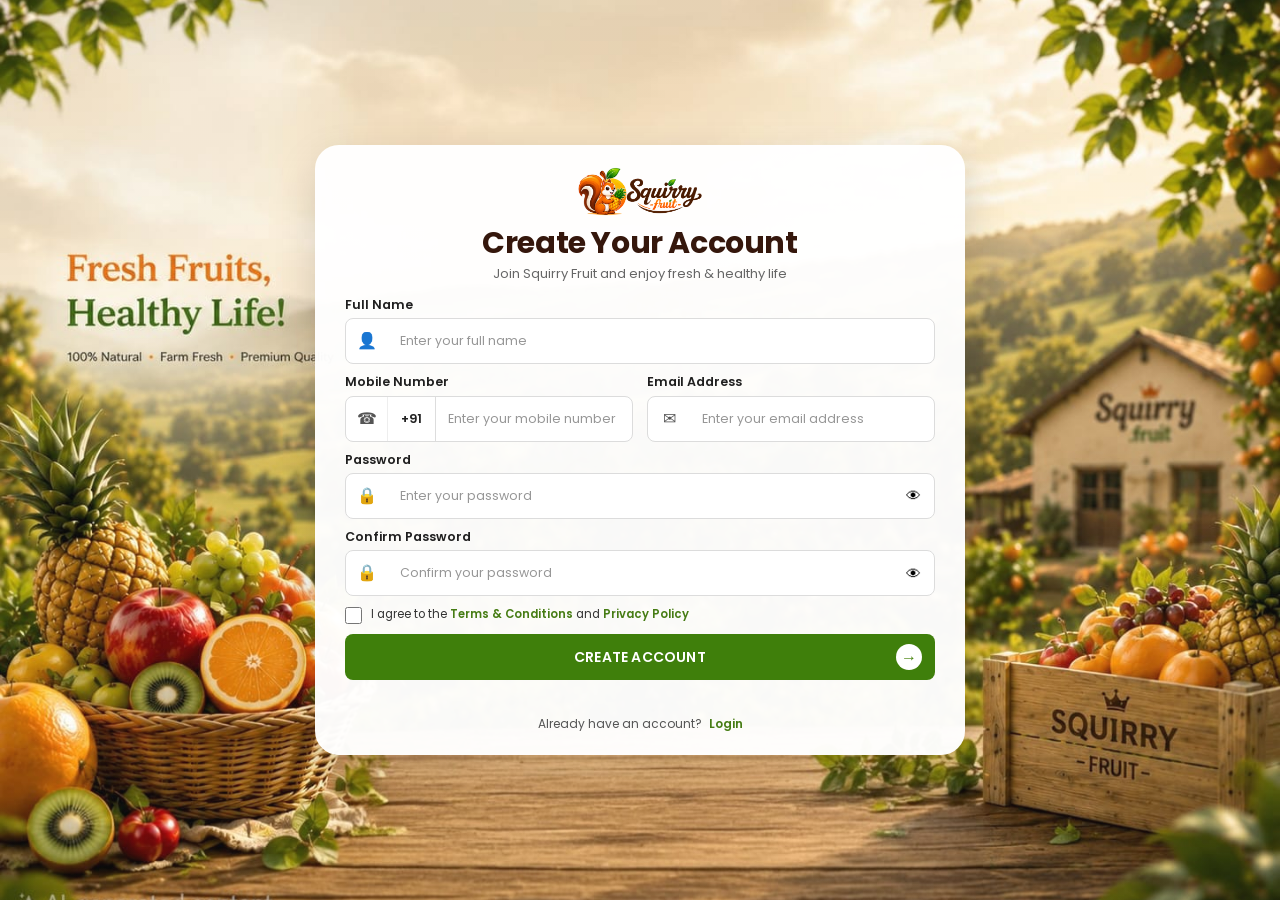
<file: signup.html>
<!DOCTYPE html>
<html lang="en">

<head>
    <meta charset="UTF-8">

    <meta
        name="viewport"
        content="width=device-width, initial-scale=1.0"
    >

    <title>Squirry Fruit - Create Account</title>

    <link
        rel="stylesheet"
        href="./frontend/css/signup-style.css"
    >
</head>

<body>

    <main class="signup-page">

        <section class="signup-card">

            <!-- Logo -->
            <div class="signup-logo">
                <img
                    src="./frontend/assets/images/logo.jpeg"
                    alt="Squirry Fruit Logo"
                >
            </div>


            <!-- Heading -->
            <div class="signup-heading">
                <h1>Create Your Account</h1>

                <p>
                    Join Squirry Fruit and enjoy fresh & healthy life
                </p>
            </div>


            <!-- Form -->
            <form id="signupForm">


                <!-- Full Name -->
                <div class="form-group">

                    <label for="fullName">
                        Full Name
                    </label>

                    <div class="input-box">
                        <span class="input-icon">👤</span>

                        <input
                            type="text"
                            id="fullName"
                            name="fullName"
                            placeholder="Enter your full name"
                            autocomplete="name"
                            required
                        >
                    </div>

                </div>


                <!-- Mobile + Email -->
                <div class="form-row">

                    <!-- Mobile -->
                    <div class="form-group">

                        <label for="mobile">
                            Mobile Number
                        </label>

                        <div class="mobile-input">

                            <span class="phone-icon">☎</span>

                            <span class="country-code">
                                +91
                            </span>

                            <input
                                type="tel"
                                id="mobile"
                                name="mobile"
                                placeholder="Enter your mobile number"
                                maxlength="10"
                                inputmode="numeric"
                                autocomplete="tel"
                                required
                            >

                        </div>

                    </div>


                    <!-- Email -->
                    <div class="form-group">

                        <label for="email">
                            Email Address
                        </label>

                        <div class="input-box">

                            <span class="input-icon">
                                ✉
                            </span>

                            <input
                                type="email"
                                id="email"
                                name="email"
                                placeholder="Enter your email address"
                                autocomplete="email"
                                required
                            >

                        </div>

                    </div>

                </div>


                <!-- Password -->
                <div class="form-group">

                    <label for="password">
                        Password
                    </label>

                    <div class="input-box">

                        <span class="input-icon">
                            🔒
                        </span>

                        <input
                            type="password"
                            id="password"
                            name="password"
                            placeholder="Enter your password"
                            autocomplete="new-password"
                            required
                        >

                        <button
                            type="button"
                            class="password-toggle"
                            aria-label="Show password"
                        >
                            👁
                        </button>

                    </div>

                </div>


                <!-- Confirm Password -->
                <div class="form-group">

                    <label for="confirmPassword">
                        Confirm Password
                    </label>

                    <div class="input-box">

                        <span class="input-icon">
                            🔒
                        </span>

                        <input
                            type="password"
                            id="confirmPassword"
                            name="confirmPassword"
                            placeholder="Confirm your password"
                            autocomplete="new-password"
                            required
                        >

                        <button
                            type="button"
                            class="password-toggle"
                            aria-label="Show confirm password"
                        >
                            👁
                        </button>

                    </div>

                </div>


                <!-- Password Requirements -->
                <div class="password-rules">

                    


                </div>


                <!-- Terms -->
                <div class="terms-row">

                    <input
                        type="checkbox"
                        id="terms"
                        name="terms"
                        required
                    >

                    <label for="terms">
                        I agree to the
                        <a href="#">
                            Terms & Conditions
                        </a>
                        and
                        <a href="#">
                            Privacy Policy
                        </a>
                    </label>

                </div>


                <!-- Create Account -->
                <button
                    type="submit"
                    class="create-account-btn"
                >
                    <span>
                        CREATE ACCOUNT
                    </span>

                    <span class="button-arrow">
                        →
                    </span>
                </button>

                <p id="signupStatus" class="form-status" role="status" aria-live="polite"></p>


                <!-- Divider -->
                <div class="divider">

                    

                </div>


                


                <!-- Login -->
                <div class="login-link">

                    Already have an account?

                    <a href="./login.html">
                        Login
                    </a>

                </div>

            </form>

        </section>

    </main>


    <script src="./frontend/js/signup.js"></script>

</body>

</html>
</file>
<file: frontend/css/style.css>
/* =========================================
   SQUIRRY FOOD - RESPONSIVE WELCOME PAGE
   Mobile, tablet, and desktop
========================================= */

* {
    margin: 0;
    padding: 0;
    box-sizing: border-box;
}

html,
body {
    width: 100%;
    min-height: 100%;
    overflow: hidden;
    background: #ffffff;
    font-family: Arial, Helvetica, sans-serif;
}


/* =========================================
   MAIN PAGE
========================================= */

.welcome-page {
    width: 100%;
    height: 100vh;
    height: 100dvh;

    display: flex;
    align-items: center;
    justify-content: center;

    overflow: hidden;
    background: #ffffff;
}


/* =========================================
   POSTER CONTAINER
   Original image ratio ≈ 943 x 1605
========================================= */

.design-container {
    position: relative;

    /* Preserve the artwork's portrait ratio while fitting either dimension. */
    width: min(100vw, 58.63dvh);
    height: min(100dvh, 170.56vw);
    aspect-ratio: 941 / 1605;

    margin: 0 auto;

    overflow: hidden;
    background: #ffffff;
}


/* =========================================
   IMAGE
========================================= */

.design-container picture {
    display: block;
    width: 100%;
    height: 100%;
}

.design-image {
    display: block;

    width: 100%;
    height: 100%;

    object-fit: contain;
    object-position: center;

    user-select: none;
    -webkit-user-select: none;
    -webkit-user-drag: none;
}


/* =========================================
   GET STARTED BUTTON
========================================= */

.get-started-btn {
    position: absolute;

    left: 50%;
    bottom: 3.2%;

    transform: translateX(-50%);

    width: 88%;
    height: 7.5%;

    min-height: 48px;
    max-height: 58px;

    display: flex;
    align-items: center;
    justify-content: center;

    padding: 0 48px;

    background: #ff6500;
    color: #ffffff;

    border: none;
    border-radius: 17px;

    text-decoration: none;

    font-size: 17px;
    font-weight: 700;

    cursor: pointer;
    z-index: 20;

    box-shadow: 0 7px 18px rgba(255, 101, 0, 0.24);
}

.get-started-btn:hover {
    background: #ef5f00;
    color: #ffffff;
}

.get-started-btn:visited {
    color: #ffffff;
}


/* Arrow */

.get-started-btn .arrow {
    position: absolute;

    right: 6%;
    top: 50%;

    transform: translateY(-50%);

    font-size: 25px;
    font-weight: 400;
}


@media screen and (max-width: 479px) {
    .get-started-btn { width: 86%; height: 50px; min-height: 46px; font-size: 16px; border-radius: 16px; }
    .get-started-btn .arrow { font-size: 23px; }
}

@media screen and (min-width: 480px) and (max-width: 1024px) {
    .get-started-btn { width: 84%; height: 56px; font-size: 18px; }
    .get-started-btn .arrow { font-size: 26px; }
}

@media screen and (max-height: 560px) {
    .get-started-btn { height: 46px; min-height: 44px; font-size: 15px; border-radius: 14px; }
    .get-started-btn .arrow { font-size: 21px; }
}


/* Keep the portrait welcome artwork crisp and comfortably sized on wide screens. */
@media screen and (min-width: 1025px) {
    .welcome-page { padding: 24px; }

    .design-container {
        width: min(56.5dvh, 560px);
        height: min(96dvh, 955px);
    }

    .get-started-btn {
        width: 84%;
        max-width: 470px;
        height: 58px;
        font-size: 18px;
    }
}
</file>
<file: frontend/css/login-style.css>
/* =========================================
   SQUIRRY LOGIN PAGE
   Responsive: Desktop + Laptop + Tablet
========================================= */

* {
    margin: 0;
    padding: 0;
    box-sizing: border-box;
}

html,
body {
    width: 100%;
    min-height: 100%;
}

body {
    font-family: "Poppins", Arial, sans-serif;
    background: #fffaf6;
}


/* ===============================
   MAIN PAGE
================================ */

.login-page {
    width: 100%;
    min-height: 100vh;
    min-height: 100dvh;

    display: flex;

    background: #fffaf6;
}


/* ===============================
   LEFT PROMOTIONAL SECTION
================================ */

.promo-section {
    flex: 0 0 50%;
    width: 50%;

    min-height: 100vh;

    display: flex;
    align-items: center;
    justify-content: center;

    overflow: hidden;

    background: #fff4e9;
}


/* PROMOTIONAL IMAGE */

.promo-image {
    display: block;

    width: 100%;
    height: 100vh;

    object-fit: contain;
    object-position: center;

    background: #fff4e9;
}


/* ===============================
   RIGHT LOGIN SECTION
================================ */

.login-section {
    flex: 0 0 50%;
    width: 50%;

    min-height: 100vh;

    display: flex;
    align-items: center;
    justify-content: center;

    padding: 40px;

    background: #fffaf6;
}


/* ===============================
   LOGIN CARD
================================ */

.login-card {
    width: 100%;
    max-width: 460px;

    padding: 38px 36px;

    background: #ffffff;

    border-radius: 20px;

    box-shadow:
        0 12px 35px rgba(0, 0, 0, 0.06);
}


/* ===============================
   LOGO
================================ */

.logo {
    width: 100%;

    display: flex;
    justify-content: center;
    align-items: center;

    margin-bottom: 18px;
}

.logo img {
    display: block;

    width: auto;
    height: 55px;

    max-width: 180px;

    object-fit: contain;
}


/* ===============================
   HEADING
================================ */

.login-card h1 {
    margin-bottom: 24px;

    font-size: 28px;
    line-height: 1.2;

    font-weight: 700;

    color: #111111;
}


/* ===============================
   FORM
================================ */

#loginForm {
    width: 100%;
}

.form-group {
    width: 100%;

    margin-bottom: 20px;
}

.form-group label {
    display: block;

    margin-bottom: 8px;

    font-size: 14px;
    font-weight: 500;

    color: #222222;
}


/* ===============================
   INPUT
================================ */

.form-group input {
    width: 100%;
    height: 52px;

    padding: 0 16px;

    border: 1px solid #e7e7e7;
    border-radius: 12px;

    outline: none;

    background: #ffffff;

    font-family: inherit;
    font-size: 14px;

    color: #222222;

    transition: 0.2s ease;
}

.form-group input:focus {
    border-color: #ff7900;

    box-shadow:
        0 0 0 3px rgba(255, 121, 0, 0.10);
}

.form-group input::placeholder {
    color: #a0a0a0;
}

.password-input {
    position: relative;
}

.password-input input {
    padding-right: 52px;
}

.password-toggle {
    position: absolute;
    top: 50%;
    right: 8px;
    width: 38px;
    height: 38px;
    display: grid;
    place-items: center;
    transform: translateY(-50%);
    border: 0;
    border-radius: 50%;
    background: transparent;
    color: #555555;
    cursor: pointer;
    font-size: 16px;
}

.password-toggle:hover,
.password-toggle:focus-visible {
    background: #fff1e5;
    outline: none;
}


/* ===============================
   MOBILE NUMBER INPUT
================================ */

.mobile-input {
    width: 100%;
    height: 52px;

    display: flex;
    align-items: center;

    border: 1px solid #e7e7e7;
    border-radius: 12px;

    background: #ffffff;

    overflow: hidden;

    transition: 0.2s ease;
}

.mobile-input:focus-within {
    border-color: #ff7900;

    box-shadow:
        0 0 0 3px rgba(255, 121, 0, 0.10);
}

.country-code {
    flex-shrink: 0;

    padding-left: 16px;
    padding-right: 7px;

    font-size: 14px;
    font-weight: 500;

    color: #222222;
}

.mobile-input input {
    flex: 1;

    min-width: 0;
    height: 100%;

    padding: 0 16px 0 0;

    border: none !important;
    border-radius: 0;

    box-shadow: none !important;
}


/* ===============================
   LOGIN BUTTON
================================ */

.login-btn {
    width: 100%;
    height: 52px;

    margin-top: 2px;

    border: none;
    border-radius: 12px;

    background: #ff7900;

    color: #ffffff;

    font-family: inherit;
    font-size: 15px;
    font-weight: 600;

    cursor: pointer;

    transition: 0.2s ease;
}

.login-btn:hover {
    background: #ed7000;
}


/* ===============================
   SIGN UP BUTTON
================================ */

.signup-btn {
    width: 100%;
    height: 52px;

    margin-top: 12px;

    border: 1.5px solid #ff7900;
    border-radius: 12px;

    background: #ffffff;

    color: #ff7900;

    font-family: inherit;
    font-size: 15px;
    font-weight: 600;

    cursor: pointer;

    transition: 0.2s ease;
}

.signup-btn:hover {
    background: #fff6ed;
}


/* =========================================
   TABLET / 1024px LAPTOP VIEW
   768px - 1024px
   52% Promo / 48% Login
========================================= */

@media screen and (min-width: 768px) and (max-width: 1024px) {

    .login-page {
        width: 100%;
        min-height: 100vh;
        min-height: 100dvh;
    }

    .promo-section {
        flex: 0 0 52%;
        width: 52%;
        min-height: 100dvh;
    }

    .login-section {
        flex: 0 0 48%;
        width: 48%;
        min-height: 100dvh;

        padding: 18px;
    }

    .promo-image {
        width: 100%;
        height: 100dvh;

        object-fit: contain;
        object-position: center;
    }

    .login-card {
        width: 100%;
        max-width: 360px;

        padding: 26px 24px;

        border-radius: 18px;
    }

    .logo {
        margin-bottom: 12px;
    }

    .logo img {
        height: 46px;
    }

    .login-card h1 {
        margin-bottom: 18px;
        font-size: 24px;
    }

    .form-group {
        margin-bottom: 15px;
    }

    .form-group input,
    .mobile-input {
        height: 48px;
    }

    .login-btn,
    .signup-btn {
        height: 48px;
    }
}


/* =========================================
   1440px DESKTOP / LAPTOP RANGE
   1025px - 1919px
   45% Promo / 55% Login
========================================= */

@media screen and (min-width: 1025px) and (max-width: 1919px) {

    .promo-section {
        flex: 0 0 45%;
        width: 45%;
        min-height: 100vh;
    }

    .login-section {
        flex: 0 0 55%;
        width: 55%;
        min-height: 100vh;

        padding: 36px;
    }

    .promo-image {
        width: 100%;
        height: 100vh;

        object-fit: contain;
        object-position: center;
    }

    .login-card {
        width: 100%;
        max-width: 440px;

        padding: 36px 34px;
    }
}


/* =========================================
   2560px / LARGE DESKTOP
   1920px AND ABOVE
   48% Promo / 52% Login
========================================= */

@media screen and (min-width: 1920px) {

    .promo-section {
        flex: 0 0 48%;
        width: 48%;
        min-height: 100vh;
    }

    .login-section {
        flex: 0 0 52%;
        width: 52%;
        min-height: 100vh;

        padding: 48px;
    }

    .promo-image {
        width: 100%;
        height: 100vh;

        object-fit: contain;
        object-position: center;
    }

    .login-card {
        width: 100%;
        max-width: 500px;

        padding: 40px 38px;
    }
}


/* =========================================
   MOBILE
   BELOW 768px
========================================= */

@media screen and (max-width: 767px) {

    .login-page {
        display: block;

        width: 100%;
        min-height: 100dvh;
    }

    /* Don't show promotional image on login
       for mobile */
    .promo-section {
        display: none;
    }

    .login-section {
        width: 100%;
        min-height: 100dvh;

        display: flex;
        align-items: center;
        justify-content: center;

        padding: 20px;
    }

    .login-card {
        width: 100%;
        max-width: 440px;

        padding: 28px 22px;

        border-radius: 18px;
    }

    .logo img {
        height: 48px;
    }

    .login-card h1 {
        font-size: 25px;

        margin-bottom: 22px;
    }

    .form-group {
        margin-bottom: 17px;
    }

    .form-group input,
    .mobile-input {
        height: 50px;
    }

    .login-btn,
    .signup-btn {
        height: 50px;
    }
}


/* =========================================
   SMALL MOBILE
========================================= */

@media screen and (max-width: 380px) {

    .login-section {
        padding: 14px;
    }

    .login-card {
        padding: 24px 18px;
    }

    .login-card h1 {
        font-size: 23px;
    }
}
</file>
<file: frontend/css/signup-style.css>
@import url("https://fonts.googleapis.com/css2?family=Poppins:wght@400;500;600;700&display=swap");

/* =========================================
   RESET
========================================= */

* {
    margin: 0;
    padding: 0;
    box-sizing: border-box;
}

html,
body {
    width: 100%;
    height: 100%;
    overflow: hidden;
}

body {
    font-family: "Poppins", Arial, sans-serif;
    background: #ffffff;
}


/* =========================================
   SIGNUP PAGE
   Fixed viewport — no page scrolling
========================================= */

.signup-page {
    width: 100%;
    height: 100vh;
    height: 100dvh;
    min-height: 0;

    display: flex;
    align-items: center;
    justify-content: center;

    padding: clamp(10px, 2vw, 24px);

    overflow: hidden;

    background:
        linear-gradient(
            rgba(255, 250, 240, 0.04),
            rgba(255, 250, 240, 0.04)
        ),
        url("../assets/images/signup-background.jpeg");

    background-size: cover;
    background-position: center;
    background-repeat: no-repeat;
}


/* =========================================
   SIGNUP CARD
========================================= */

.signup-card {
    width: min(100%, 650px);
    max-height: calc(100dvh - 24px);

    padding: 22px 30px;

    background: rgba(255, 255, 255, 0.97);

    border-radius: 24px;

    box-shadow:
        0 16px 42px rgba(0, 0, 0, 0.16);

    overflow: hidden;
}


/* =========================================
   LOGO
========================================= */

.signup-logo {
    display: flex;
    justify-content: center;
    align-items: center;

    margin-bottom: 6px;
}

.signup-logo img {
    width: auto;
    height: 52px;
    max-width: 160px;

    display: block;

    object-fit: contain;
}


/* =========================================
   HEADING
========================================= */

.signup-heading {
    text-align: center;

    margin-bottom: 14px;
}

.signup-heading h1 {
    margin: 0;

    color: #35170c;

    font-size: 30px;
    line-height: 1.2;

    font-weight: 700;

    letter-spacing: -0.4px;
}

.signup-heading p {
    margin-top: 4px;

    color: #666666;

    font-size: 13px;
    line-height: 1.4;

    font-weight: 400;
}


/* =========================================
   FORM
========================================= */

#signupForm {
    width: 100%;
}

.form-group {
    width: 100%;

    margin-bottom: 10px;
}

.form-group label {
    display: block;

    margin-bottom: 5px;

    color: #1f1f1f;

    font-size: 12.5px;
    line-height: 1.3;

    font-weight: 600;
}

.form-row {
    display: grid;

    grid-template-columns: 1fr 1fr;

    gap: 14px;
}


/* =========================================
   INPUT BOX
========================================= */

.input-box,
.mobile-input {
    width: 100%;
    height: 46px;

    display: flex;
    align-items: center;

    background: #ffffff;

    border: 1px solid #dcdcdc;
    border-radius: 8px;

    overflow: hidden;

    transition:
        border-color 0.2s ease,
        box-shadow 0.2s ease;
}

.input-box:focus-within,
.mobile-input:focus-within {
    border-color: #4b8614;

    box-shadow:
        0 0 0 3px rgba(75, 134, 20, 0.08);
}


/* =========================================
   INPUT / PHONE ICONS
========================================= */

.input-icon,
.phone-icon {
    flex: 0 0 42px;

    width: 42px;
    height: 100%;

    display: flex;
    align-items: center;
    justify-content: center;

    color: #555555;

    font-size: 16px;
    line-height: 1;
}

.phone-icon {
    border-right: 1px solid #eeeeee;
}


/* =========================================
   INPUT
========================================= */

.input-box input,
.mobile-input input {
    width: 100%;
    height: 100%;

    min-width: 0;

    padding: 0 12px;

    border: 0;
    outline: 0;

    background: transparent;

    font-family: "Poppins", Arial, sans-serif;

    font-size: 12.5px;
    font-weight: 400;

    color: #333333;
}

.input-box input::placeholder,
.mobile-input input::placeholder {
    color: #969696;

    font-family: "Poppins", Arial, sans-serif;

    font-size: 12.5px;
    font-weight: 400;
}


/* =========================================
   COUNTRY CODE
========================================= */

.country-code {
    flex: 0 0 auto;

    min-width: 48px;
    height: 100%;

    padding: 0 9px;

    display: flex;
    align-items: center;
    justify-content: center;

    font-size: 12.5px;
    font-weight: 600;

    color: #222222;

    border-right: 1px solid #dddddd;
}


/* =========================================
   PASSWORD TOGGLE
========================================= */

.password-toggle {
    width: 42px;
    height: 100%;

    flex-shrink: 0;

    display: flex;
    align-items: center;
    justify-content: center;

    border: none;
    outline: none;

    background: transparent;

    font-size: 15px;

    cursor: pointer;
}


/* =========================================
   TERMS
========================================= */

.terms-row {
    display: flex;
    align-items: flex-start;

    gap: 9px;

    margin: 2px 0 10px;

    color: #333333;

    font-size: 11.5px;
    line-height: 1.4;
}

.terms-row input {
    width: 17px;
    height: 17px;

    flex-shrink: 0;

    margin-top: 1px;

    accent-color: #467c14;
}

.terms-row label {
    font-size: 11.5px;
    font-weight: 400;
}

.terms-row a {
    color: #467c14;

    font-weight: 600;

    text-decoration: none;
}

.terms-row a:hover {
    text-decoration: underline;
}


/* =========================================
   CREATE ACCOUNT BUTTON
========================================= */

.create-account-btn {
    position: relative;

    width: 100%;
    height: 46px;

    display: flex;
    align-items: center;
    justify-content: center;

    border: none;
    border-radius: 8px;

    background: #3f7f0b;

    color: #ffffff;

    font-family: "Poppins", Arial, sans-serif;

    font-size: 14px;
    font-weight: 600;

    letter-spacing: 0.2px;

    cursor: pointer;

    transition: background 0.2s ease;
}

.create-account-btn:hover {
    background: #316b05;
}

.create-account-btn:disabled {
    cursor: wait;
    opacity: 0.75;
}

.form-status {
    min-height: 18px;
    margin-top: 7px;
    text-align: center;
    font-size: 11.5px;
    font-weight: 500;
}

.form-status.is-pending { color: #555555; }
.form-status.is-success { color: #287107; }
.form-status.is-error { color: #b42318; }


/* =========================================
   BUTTON ARROW
========================================= */

.button-arrow {
    position: absolute;

    right: 13px;

    width: 26px;
    height: 26px;

    display: flex;
    align-items: center;
    justify-content: center;

    background: #ffffff;
    color: #4a8611;

    border-radius: 50%;

    font-size: 16px;
}


/* =========================================
   LOGIN LINK
========================================= */

.login-link {
    margin-top: 10px;

    text-align: center;

    color: #555555;

    font-size: 12px;
    font-weight: 400;
}

.login-link a {
    margin-left: 4px;

    color: #467c14;

    font-weight: 600;

    text-decoration: none;
}

.login-link a:hover {
    text-decoration: underline;
}


/* =========================================
   REMOVE EMPTY SECTIONS IF STILL PRESENT
========================================= */

.password-rules:empty,
.divider:empty {
    display: none !important;
    margin: 0 !important;
    padding: 0 !important;
}


/* =========================================
   SHORT LAPTOP / LANDSCAPE HEIGHTS
   Prevent vertical scrollbar
========================================= */

@media screen and (min-width: 768px) and (max-height: 760px) {

    .signup-page {
        padding: 8px 18px;
    }

    .signup-card {
        max-width: 620px;
        max-height: calc(100dvh - 16px);

        padding: 14px 26px;

        border-radius: 20px;
    }

    .signup-logo {
        margin-bottom: 2px;
    }

    .signup-logo img {
        height: 40px;
    }

    .signup-heading {
        margin-bottom: 9px;
    }

    .signup-heading h1 {
        font-size: 25px;
    }

    .signup-heading p {
        margin-top: 2px;
        font-size: 11px;
    }

    .form-group {
        margin-bottom: 7px;
    }

    .form-group label {
        margin-bottom: 3px;
        font-size: 11.5px;
    }

    .input-box,
    .mobile-input {
        height: 40px;
    }

    .input-icon,
    .phone-icon {
        flex-basis: 38px;
        width: 38px;
        font-size: 14px;
    }

    .input-box input,
    .mobile-input input,
    .input-box input::placeholder,
    .mobile-input input::placeholder,
    .country-code {
        font-size: 11.5px;
    }

    .terms-row,
    .terms-row label {
        font-size: 10.5px;
    }

    .terms-row {
        margin-bottom: 7px;
    }

    .create-account-btn {
        height: 40px;
        font-size: 12.5px;
    }

    .button-arrow {
        width: 23px;
        height: 23px;
        font-size: 14px;
    }

    .login-link {
        margin-top: 7px;
        font-size: 11px;
    }
}


/* =========================================
   MOBILE
   Compact enough to fit without scrolling
========================================= */

@media screen and (max-width: 767px) {

    .signup-page {
        padding: 8px;

        align-items: center;
        justify-content: center;

        overflow: hidden;

        background-position: center;
    }

    .signup-card {
        width: 100%;
        max-width: 430px;
        max-height: calc(100dvh - 16px);

        padding: 14px 14px;

        border-radius: 18px;
    }

    .signup-logo {
        margin-bottom: 2px;
    }

    .signup-logo img {
        height: 40px;
    }

    .signup-heading {
        margin-bottom: 8px;
    }

    .signup-heading h1 {
        font-size: 22px;
    }

    .signup-heading p {
        margin-top: 2px;
        font-size: 10.5px;
    }

    .form-row {
        grid-template-columns: 1fr;
        gap: 0;
    }

    .form-group {
        margin-bottom: 6px;
    }

    .form-group label {
        margin-bottom: 3px;
        font-size: 11px;
    }

    .input-box,
    .mobile-input {
        height: 38px;
    }

    .input-icon,
    .phone-icon {
        flex-basis: 36px;
        width: 36px;
        font-size: 13px;
    }

    .country-code {
        min-width: 44px;
        padding: 0 7px;
        font-size: 11px;
    }

    .input-box input,
    .mobile-input input,
    .input-box input::placeholder,
    .mobile-input input::placeholder {
        font-size: 11px;
    }

    .password-toggle {
        width: 36px;
        font-size: 13px;
    }

    .terms-row {
        gap: 7px;
        margin: 1px 0 6px;
    }

    .terms-row,
    .terms-row label {
        font-size: 9.8px;
        line-height: 1.3;
    }

    .terms-row input {
        width: 15px;
        height: 15px;
    }

    .create-account-btn {
        height: 38px;
        font-size: 12px;
    }

    .button-arrow {
        right: 10px;
        width: 22px;
        height: 22px;
        font-size: 13px;
    }

    .login-link {
        margin-top: 6px;
        font-size: 10.5px;
    }
}


/* =========================================
   VERY SMALL MOBILE
   320 x 568 class
========================================= */

@media screen and (max-width: 374px),
       screen and (max-height: 600px) and (max-width: 767px) {

    .signup-page {
        padding: 5px;
    }

    .signup-card {
        max-height: calc(100dvh - 10px);

        padding: 9px 11px;

        border-radius: 15px;
    }

    .signup-logo img {
        height: 32px;
    }

    .signup-heading {
        margin-bottom: 5px;
    }

    .signup-heading h1 {
        font-size: 19px;
    }

    .signup-heading p {
        font-size: 9px;
    }

    .form-group {
        margin-bottom: 4px;
    }

    .form-group label {
        margin-bottom: 2px;
        font-size: 9.5px;
    }

    .input-box,
    .mobile-input {
        height: 33px;
    }

    .input-icon,
    .phone-icon {
        flex-basis: 31px;
        width: 31px;
        font-size: 11px;
    }

    .country-code {
        min-width: 40px;
        font-size: 9.5px;
    }

    .input-box input,
    .mobile-input input,
    .input-box input::placeholder,
    .mobile-input input::placeholder {
        padding: 0 8px;
        font-size: 9.5px;
    }

    .password-toggle {
        width: 31px;
        font-size: 11px;
    }

    .terms-row {
        margin-bottom: 4px;
    }

    .terms-row,
    .terms-row label {
        font-size: 8.5px;
    }

    .terms-row input {
        width: 13px;
        height: 13px;
    }

    .create-account-btn {
        height: 33px;
        font-size: 10.5px;
    }

    .button-arrow {
        width: 19px;
        height: 19px;
        font-size: 11px;
    }

    .login-link {
        margin-top: 4px;
        font-size: 9px;
    }
}


/* =========================================
   TABLET
========================================= */

@media screen and (min-width: 768px) and (max-width: 1024px) and (min-height: 761px) {

    .signup-card {
        max-width: 600px;

        padding: 22px 28px;
    }

    .signup-heading h1 {
        font-size: 28px;
    }
}


/* =========================================
   LARGE DESKTOP
========================================= */

@media screen and (min-width: 1440px) and (min-height: 761px) {

    .signup-card {
        max-width: 650px;
    }
}

@media screen and (min-width: 1920px) and (min-height: 900px) {

    .signup-card {
        max-width: 680px;

        padding: 26px 34px;
    }

    .signup-heading h1 {
        font-size: 32px;
    }
}

@media screen and (min-width: 2560px) and (min-height: 1200px) {

    .signup-card {
        max-width: 720px;

        padding: 30px 38px;
    }

    .signup-heading h1 {
        font-size: 34px;
    }

    .signup-heading p {
        font-size: 14px;
    }
}
</file>
